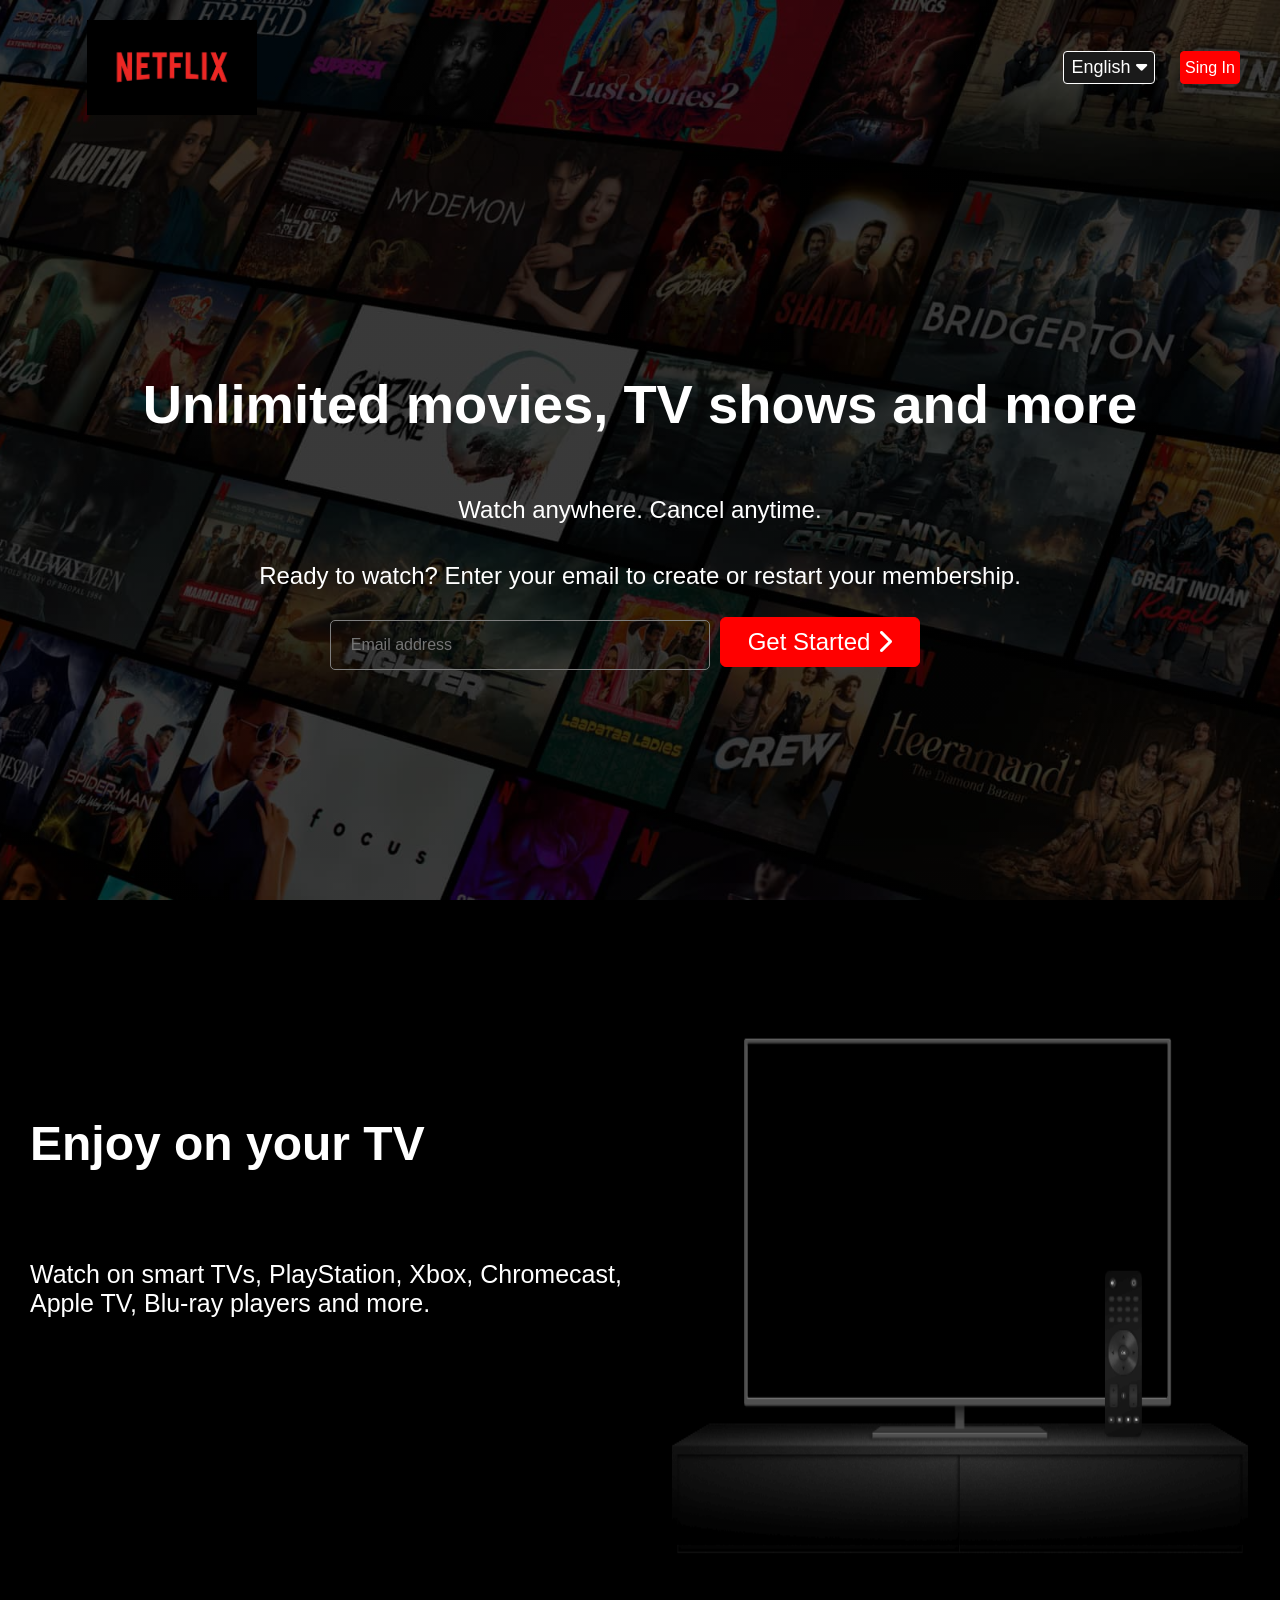
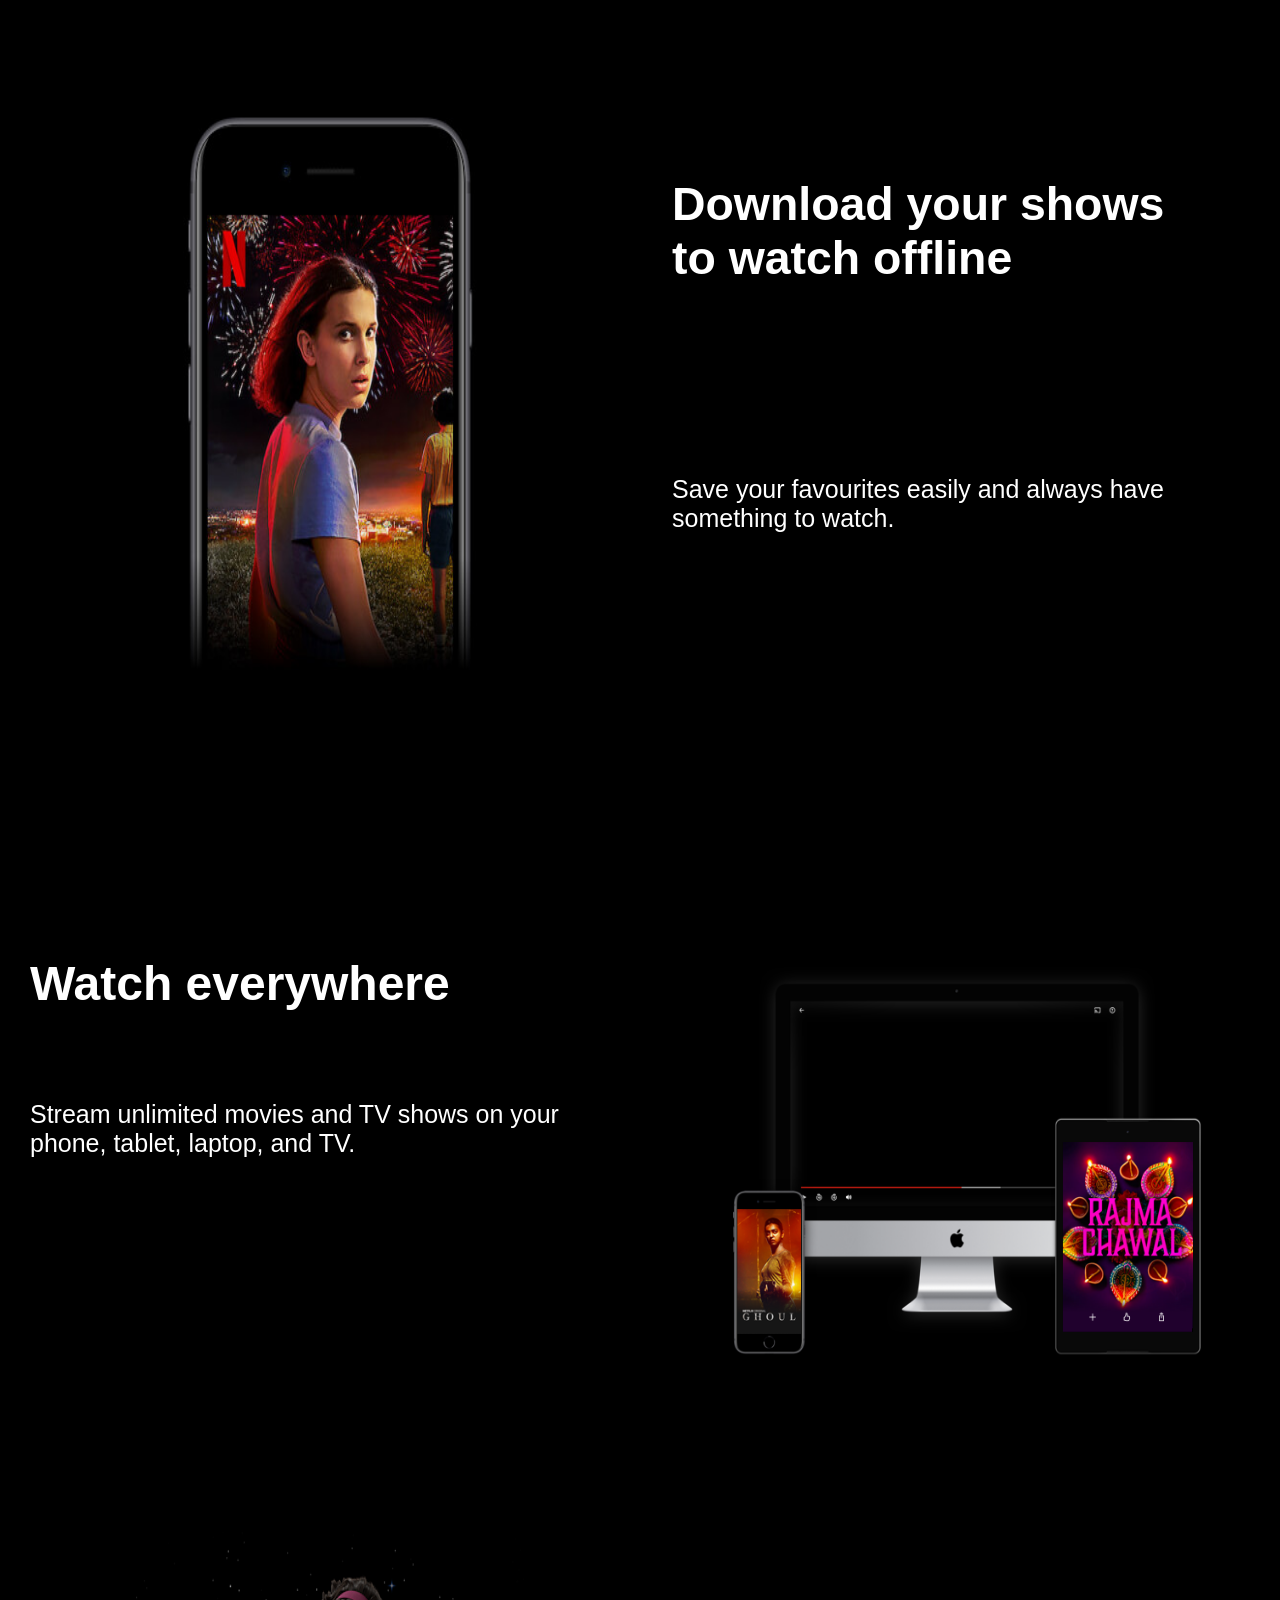
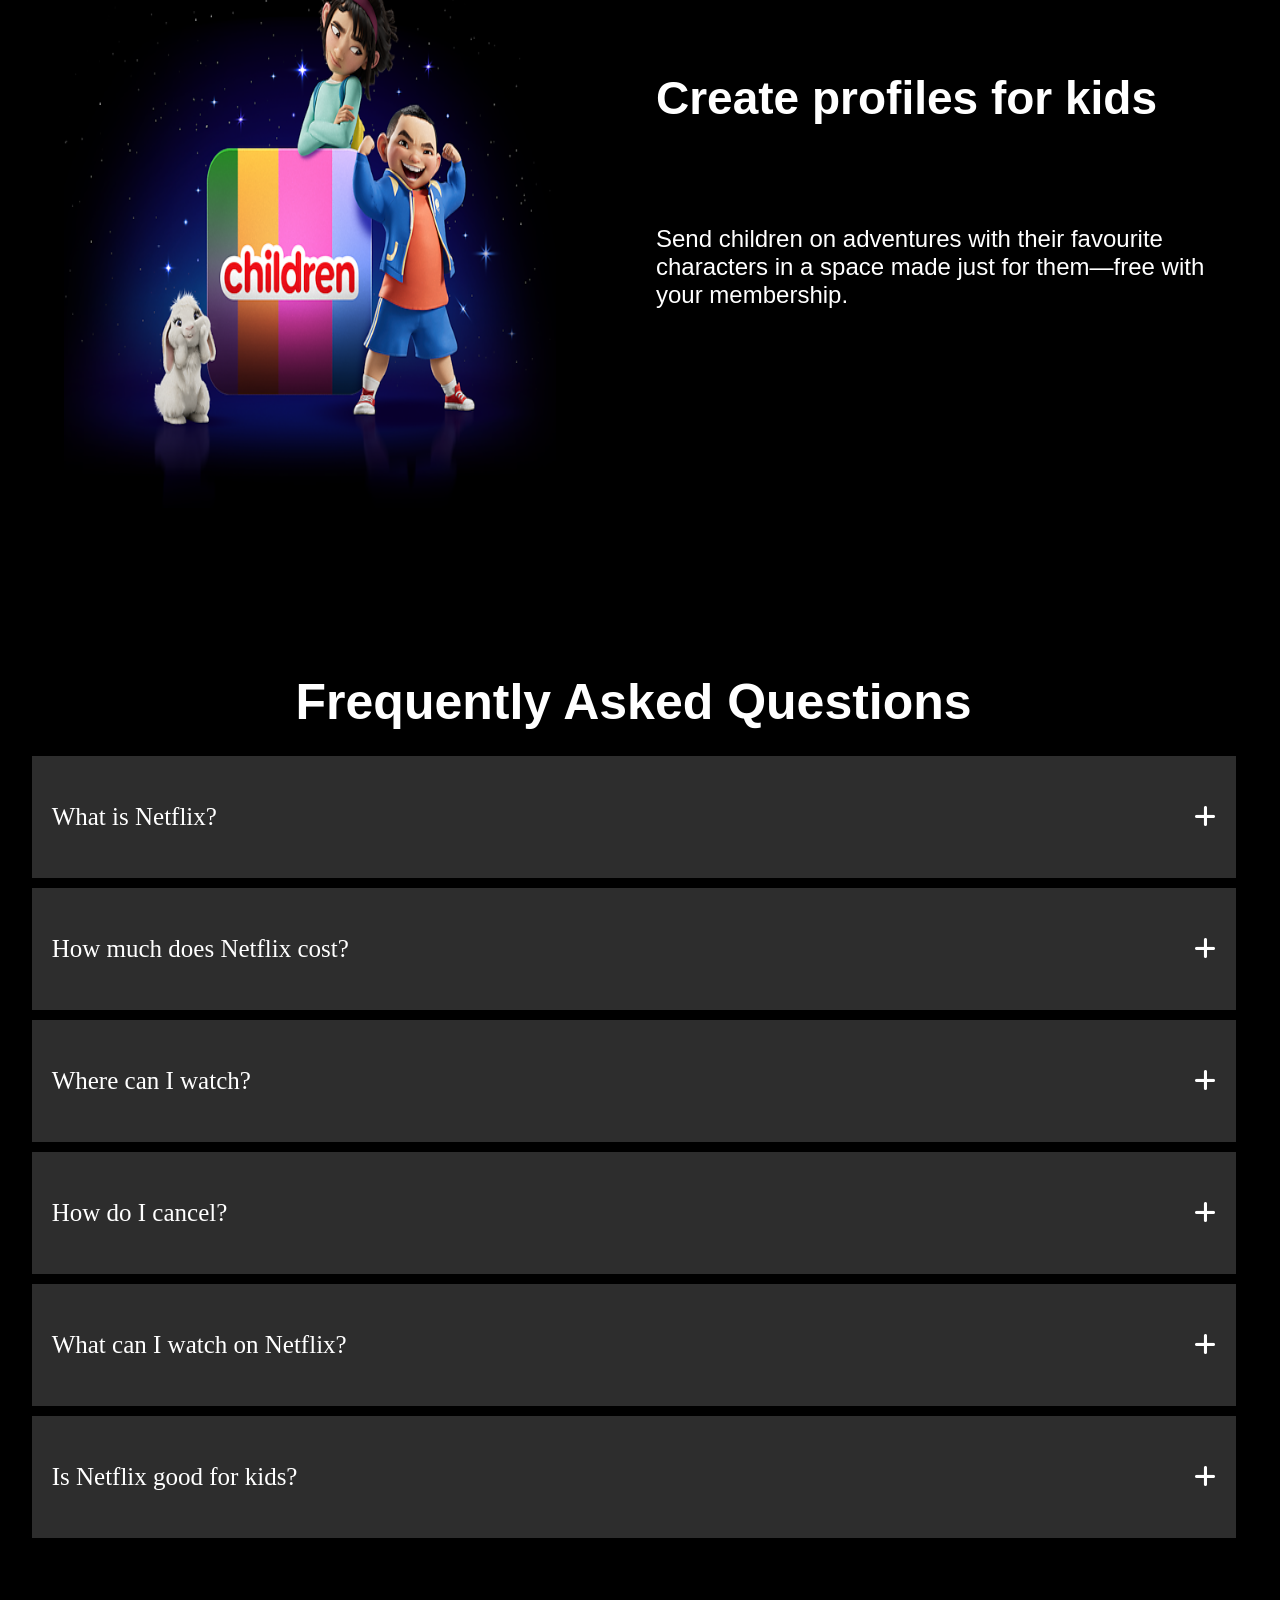
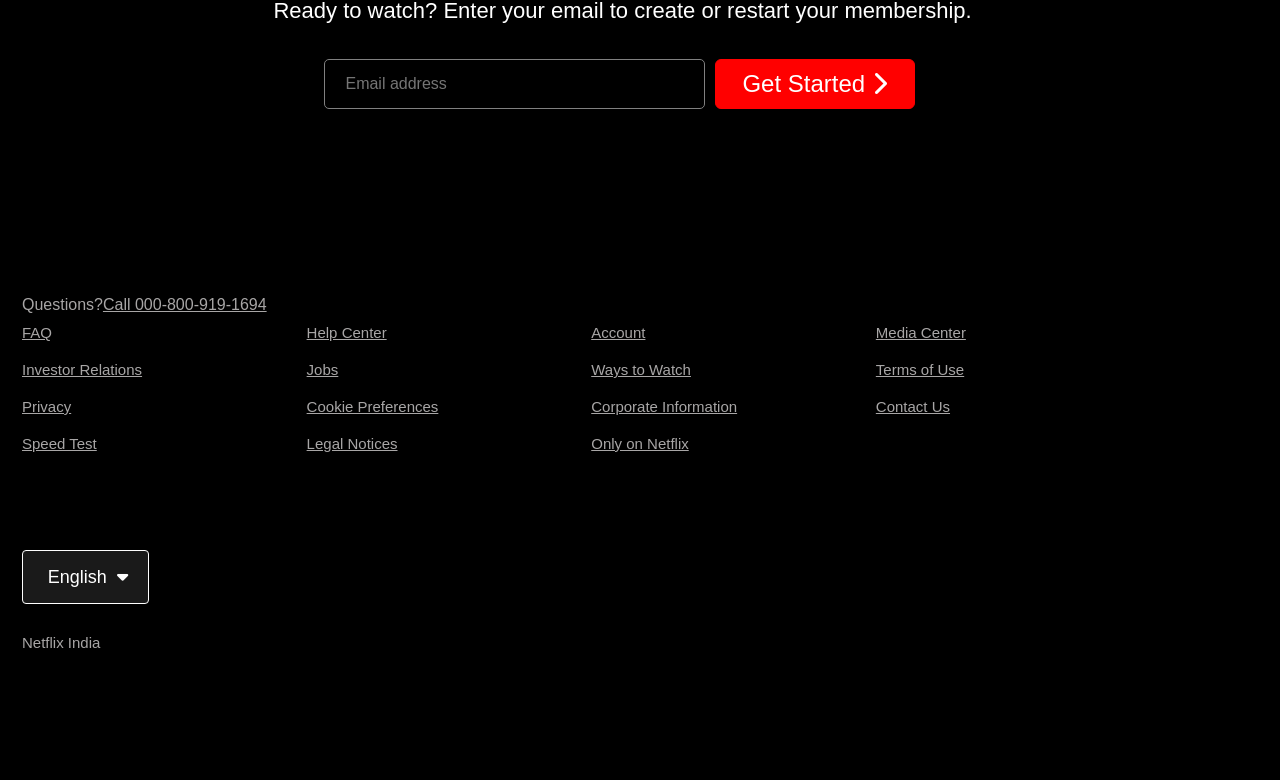
<file: Netflix/index.html>
<!DOCTYPE html>
<html lang="en">
<head>
    <meta charset="UTF-8">
    <meta name="viewport" content="width=device-width, initial-scale=1.0">
    <title>Netflix India Watch TV Shows Online, Watch Movies Online</title>
    <link rel="stylesheet" href="./netflixclone.css">
    <link rel="shortcut icon" href="./images/Netflix_logo.webp" type="image/x-icon">
    <link rel="stylesheet" href="https://cdnjs.cloudflare.com/ajax/libs/font-awesome/6.5.2/css/all.min.css">
</head>
<body>
    <div id="main">
        <div class="top">
            <div class="nav">
                <article id="nav-left">
                    <img src="./images/net.jpeg">
                </article>
                <article id="nav-right">
                    <button class="lang">English <i class="fa-solid fa-caret-down"></i></button>
                    <button class="signin">Sing In</button>
                </article>     
            </div>
            <div class="content">
                <div class="mainContent">
                    <article id="aOne">
                        Unlimited movies, TV shows and more</article>
                    <article id="aTwo">Watch anywhere. Cancel anytime.</article>
                    <article id="aTwo">Ready to watch? Enter your email to create or restart your membership.</article>
                    <article id="aFour">
                        <div class="email"><input type="text" placeholder="Email address">
                        </div>
                        <div class="getstarted"><button>Get Started <i class="fa-solid fa-chevron-right"></i></button></div>
                    </article>
                </div>
            </div>
        </div>

        <!-- middlecontent -->

        <div class="middlecontent">

            <div class="first">
                <article class="left">
                    <div class="fbig">Enjoy on your TV</div>
                    <div class="fsmall">Watch on smart TVs, PlayStation, Xbox, Chromecast, Apple TV, Blu-ray players and more.</div>
                </article>
                <article class="right">
                    <img src="./images/tv.png" alt="">
                    <video src="./images/video-tv-in-0819.m4v" muted autoplay loop></video>
                </article>
            </div>

            <div class="second">
                <article class="left">
                    <img src="./images/mobile.jpg" alt="">
                </article>
                <article class="right">
                    <div class="sbig" >Download your shows to watch offline</div>
                    <div class="ssmall">Save your favourites easily and always have something to watch.</div>
                </article>
            </div>

            <div class="third">
                <article class="left">
                    <div class="fbig">Watch everywhere</div>
                    <div class="fsmall">Stream unlimited movies and TV shows on your phone, tablet, laptop, and TV.</div>
                </article>
                <article class="right">
                    <video src="./images/video-devices-in.m4v" muted autoplay loop></video>
                    <img src="./images/device-pile-in.png" alt="">
                </article>
            </div>

            <div class="fourth">
                <article class="left">
                    <img src="./images/cartoon.png" alt="">
                </article>
                <article class="right">
                    <div class="ffbig">Create profiles for kids</div>
                    <div class="ffsmall">Send children on adventures with their favourite characters in a space made just for them—free with your membership.</div>
                </article>
            </div>
        </div>
        <div class="questions">
            <div class="one">
                Frequently Asked Questions
            </div>
            <div class="two">
                <div class="box">
                    <div>What is Netflix?</div>
                    <div><i class="fa-solid fa-plus"></i></div>
                </div>
                <div class="box">
                    <div>How much does Netflix cost?</div>
                    <div><i class="fa-solid fa-plus"></i></div>
                </div>
                <div class="box">
                    <div>Where can I watch?</div>
                    <div><i class="fa-solid fa-plus"></i></div>
                </div>
                <div class="box">
                    <div>How do I cancel?</div>
                    <div><i class="fa-solid fa-plus"></i></div>
                </div>
                <div class="box">
                    <div>What can I watch on Netflix?</div>
                    <div><i class="fa-solid fa-plus"></i></div>
                </div>
                <div class="box">
                    <div>Is Netflix good for kids?</div>
                    <div><i class="fa-solid fa-plus"></i></div>
                </div>
            </div>
            <div class="three">
                <div class="cont">Ready to watch? Enter your email to create or restart your membership.</div>
                <div class="mail">
                    <div class="email"><input type="text" placeholder="Email address">
                    </div>
                    <div class="getstarted"><button>Get Started <i class="fa-solid fa-chevron-right"></i></button></div>
                </div>
            </div>
        </div>
        <div class="footer">
            <div class="call">
                Questions? <u> Call 000-800-919-1694</u>
            </div>

            <div class="faq">
                <div class="cnt">
                    <article>FAQ</article>
                    <article>Investor Relations</article>
                    <article>Privacy</article>
                    <article>Speed Test</article>
                </div>
                <div class="cnt">
                    <article>Help Center</article>
                    <article>Jobs</article>
                    <article>Cookie Preferences</article>
                    <article>Legal Notices</article>
                </div>
                <div class="cnt">
                    <article>Account</article>
                    <article>Ways to Watch</article>
                    <article> Corporate Information</article>
                    <article>Only on Netflix</article>
                </div>
                <div class="cnt">
                    <article>Media Center</article>
                    <article>Terms of Use</article>
                    <article>Contact Us</article>
                </div>
            </div>
            
            <div class="language">
                <button class="lang">English <i class="fa-solid fa-caret-down"></i></button>
            </div>
            <div class="net">
                <article>Netflix India</article>
            </div>
        </div>
    </div>    
</body>
</html>
</file>
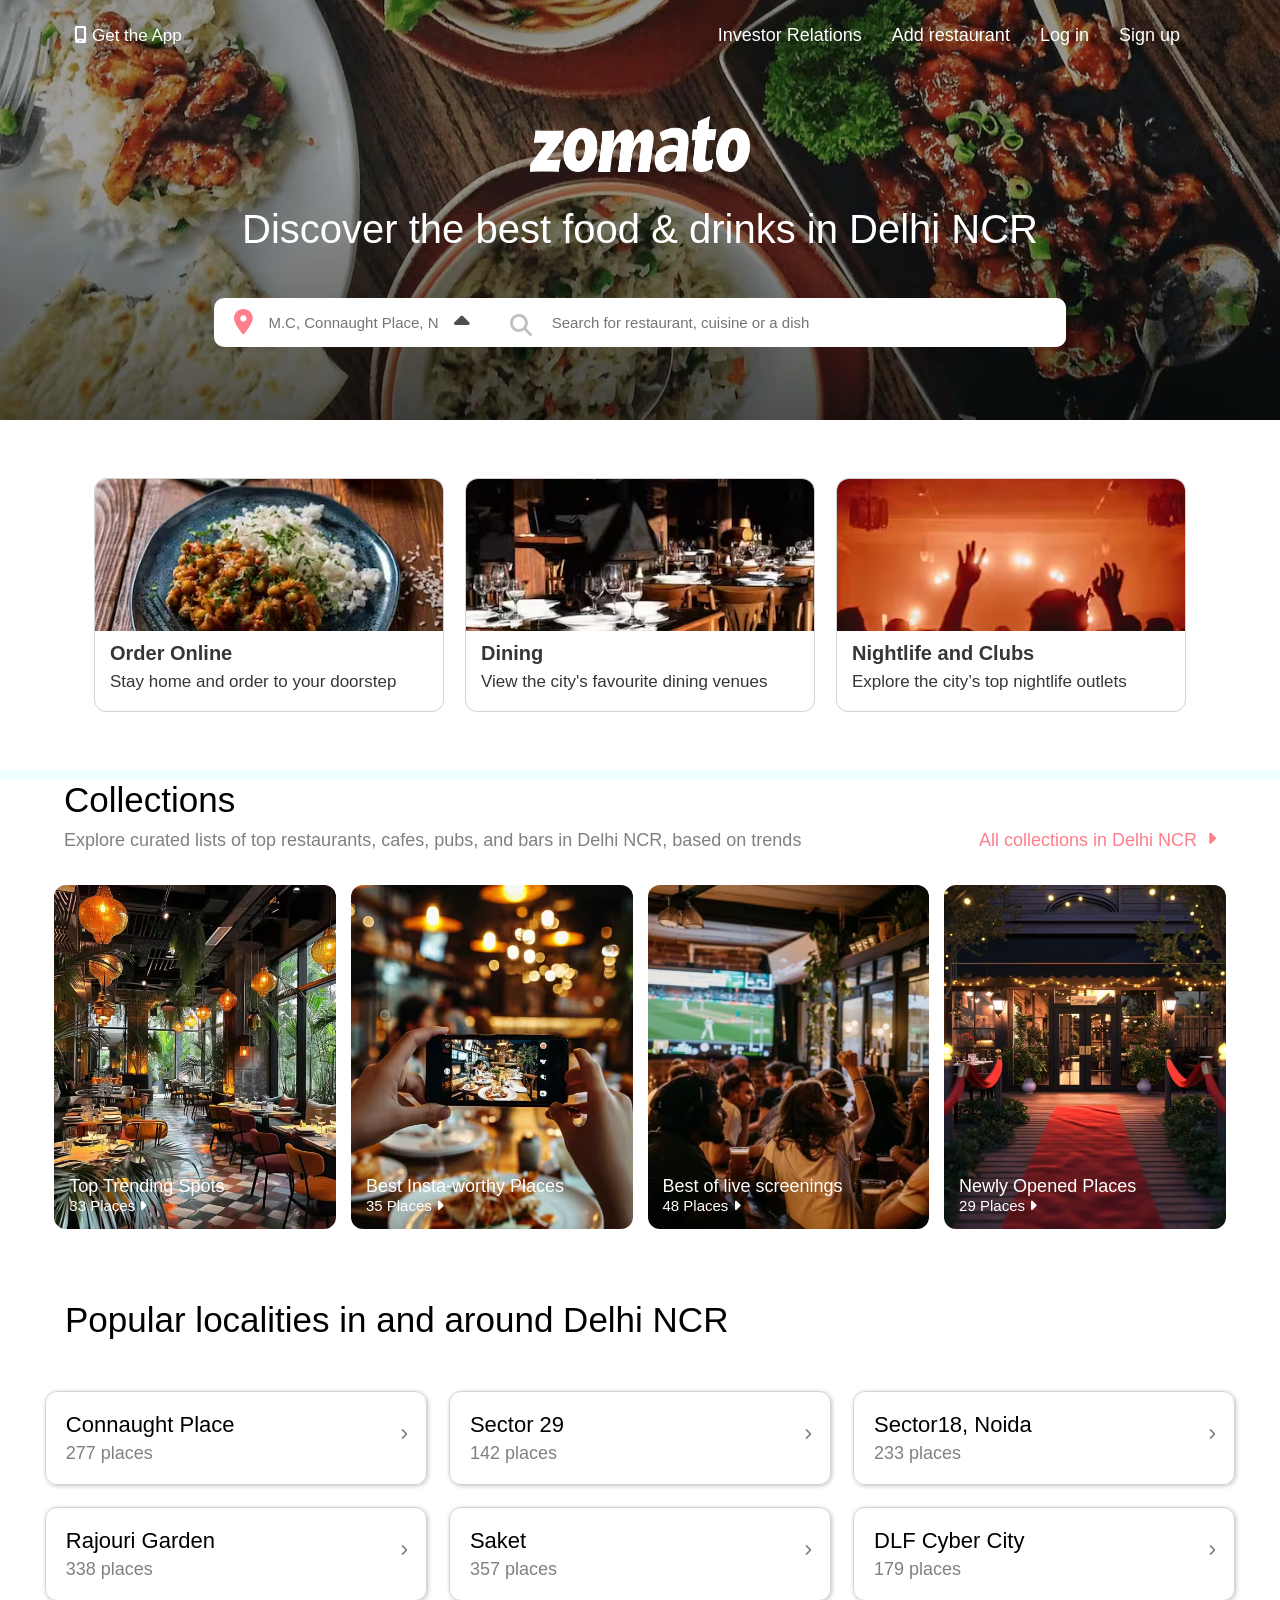
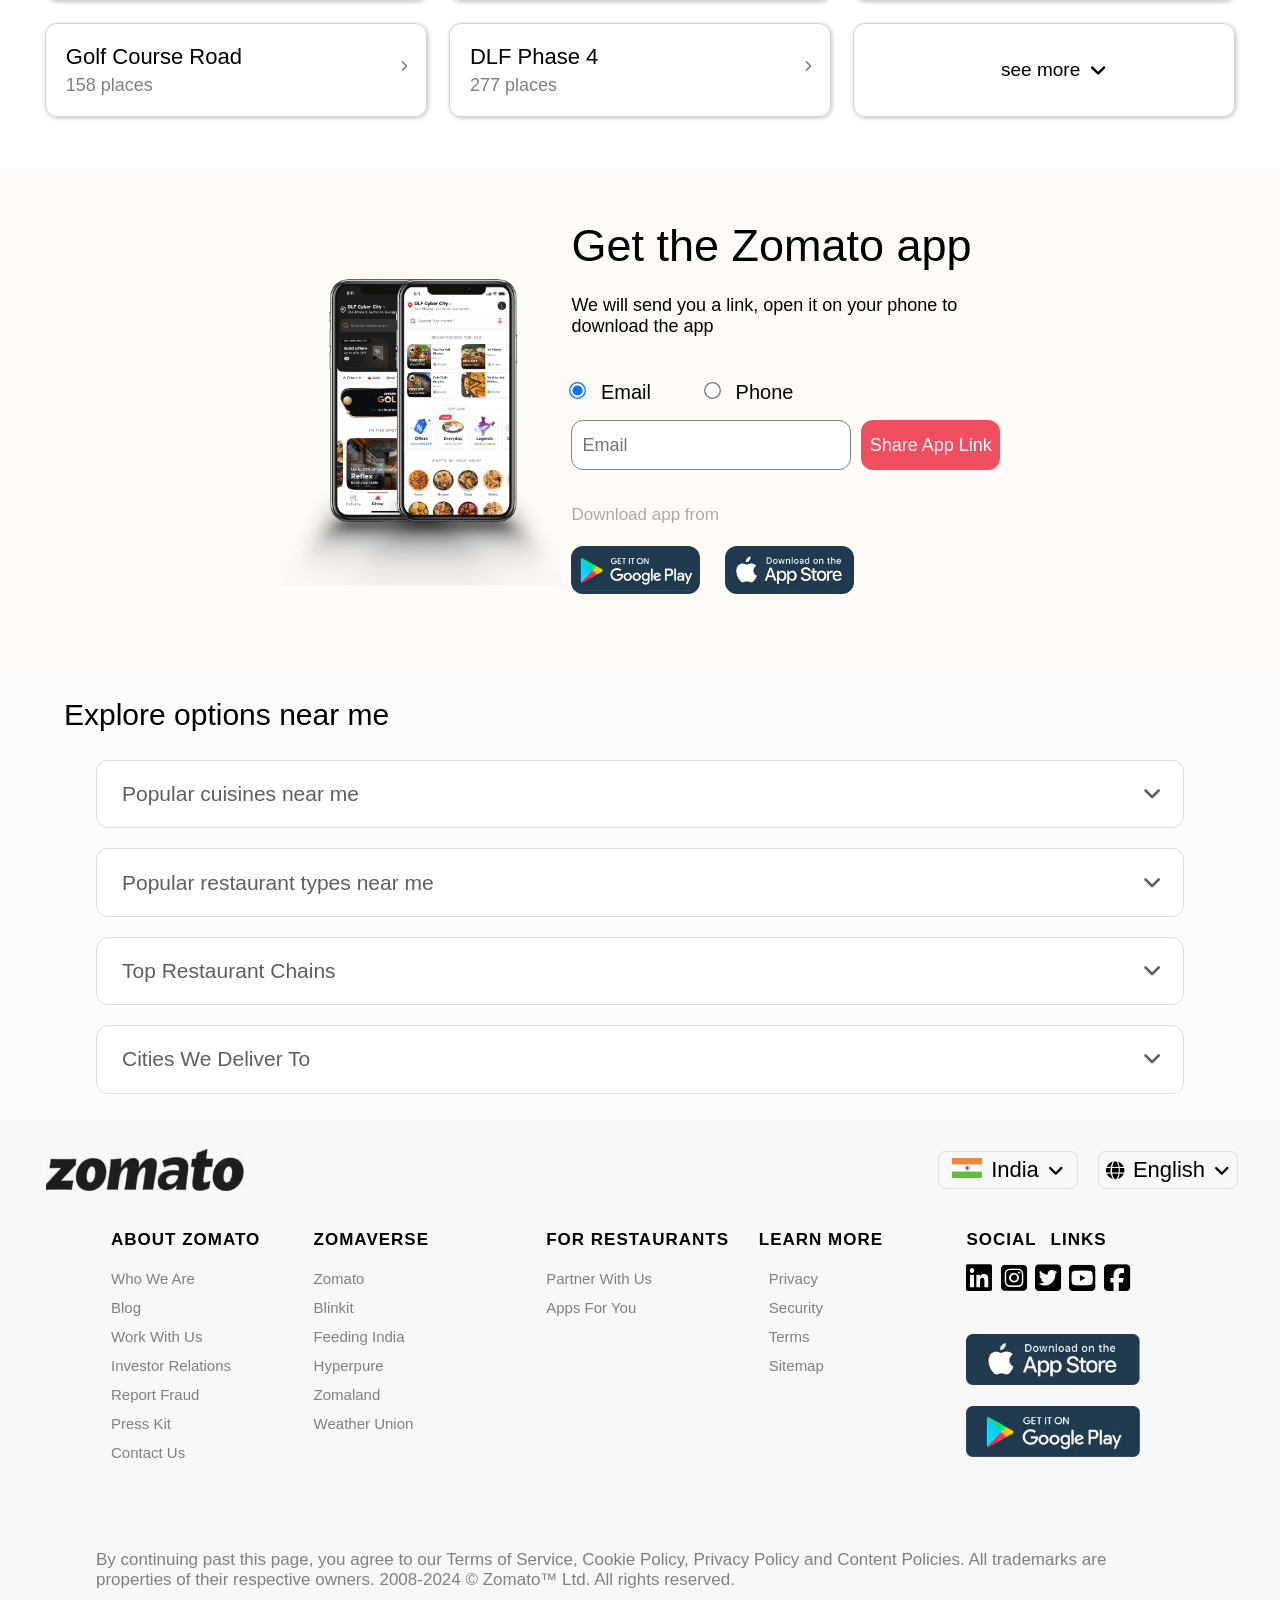
<file: zomato/index.html>
<!DOCTYPE html>
<html lang="en">
<head>
    <meta charset="UTF-8">
    <meta name="viewport" content="width=device-width, initial-scale=1.0">
    <title>Zomato</title>
    <link rel="stylesheet" href="./zomatoclone.css">
    <link rel="stylesheet" href="./zomatocloneResponsive.css">
    <link rel="stylesheet" href="https://cdnjs.cloudflare.com/ajax/libs/font-awesome/6.5.2/css/all.min.css">
    <link rel="shortcut icon" href="./images/favicon.png" type="image/x-icon">
</head>
<body>
    <div class="allcontent">

        <section class="Top">

            <div class="TopUp">
                <div class="nav">
                    <article class="navleft">
                        <span><a href=""><i class="fa-solid fa-mobile-screen"></i> Get the App</a></span>
                    </article>
                    <article class="navright">
                        <span><a href="">Investor Relations</a></span>
                        <span><a href="">Add restaurant</a></span>
                        <span><a href="">Log in</a></span>
                        <span><a href="">Sign up</a></span>
                    </article>
                </div>
                
                <div class="text">
                    <article class="zomato">
                        <img src="./images/zomato.avif" alt="">
                    </article>
                    <article class="discover">Discover the best food & drinks in Delhi NCR</article>
                    <article class="search">
                        <div class="loc">
                            <span>
                                <i class="fa-solid fa-location-dot"></i><input type="text" name="" id="" placeholder="M.C, Connaught Place, New "><i class="fa-solid fa-caret-up" style="color: #4F4F4F;"></i>
                            </span>
                        </div>
                        <div class="sbox">
                            <i class="fa-solid fa-magnifying-glass"></i> 
                            <span class="input"><input type="text" placeholder="Search for restaurant, cuisine or a dish"></span>
                        </div>
                    </article>
                </div>
                
            </div>

            <div class="TopDown">
                <article class="order">
                    <div class="photo1"></div>
                    <div class="text">
                        <article class="btext">Order Online</article>
                        <article class="stext">Stay home and order to your doorstep</article>
                    </div>
                </article>
                <article class="order">
                    <div class="photo2"></div>
                    <div class="text">
                        <article class="btext">Dining</article>
                        <article class="stext">View the city's favourite dining venues</article>
                    </div>
                </article>
                <article class="order"> 
                    <div class="photo3"></div>
                    <div class="text">
                        <article class="btext">Nightlife and Clubs</article>
                        <article class="stext">Explore the city’s top nightlife outlets</article>
                    </div>
                </article>
            </div>

        </section>





        <section class="Collections">
            <div class="text">
                <article class="btext">Collections</article>
                <article class="stext">
                    <div>Explore curated lists of top restaurants, cafes, pubs, and bars in Delhi NCR, based on trends</div>
                    <div style="color: #FF7E8B;">All collections in Delhi NCR<i class="fa-solid fa-caret-right" style="padding-left: 10px;"></i></div>
                </article>
            </div>
            <div class="images">

                <article class="imgs1">
                    <div class="imgtxt">
                        <div class="imgtxt1">Top Trending Spots</div>
                        <div class="places">33 Places <i class="fa-solid fa-caret-right"></i></div>
                    </div>
                </article>

                <article class="imgs2">
                    <div class="imgtxt">
                        <div class="imgtxt1">Best Insta-worthy Places</div>
                        <div class="places">35 Places <i class="fa-solid fa-caret-right"></i></div>
                    </div>
                </article>

                <article class="imgs3">
                    <div class="imgtxt">
                        <div class="imgtxt1">Best of live screenings</div>
                        <div class="places">48 Places <i class="fa-solid fa-caret-right"></i></div>
                    </div>
                </article>

                <article class="imgs4">
                    <div class="imgtxt">
                        <div class="imgtxt1">Newly Opened Places</div>
                        <div class="places">29 Places <i class="fa-solid fa-caret-right"></i></div>
                    </div>
                </article>
                
            </div>
        </section>









        <section class="PopularLocalities">
            <div class="Delhi">Popular localities in and around Delhi NCR</div>
            <div class="popplaces">

                <div class="ConnaughtPlace">
                    <div id="name">Connaught Place </div>
                    <div id="place">277 places<i class="fa-solid fa-angle-right"></i></div>
                </div>

                <div class="ConnaughtPlace">
                    <div id="name">Sector 29 </div>
                    <div id="place">142 places<i class="fa-solid fa-angle-right"></i></div>
                </div>

                <div class="ConnaughtPlace">
                    <div id="name">Sector18, Noida </div>
                    <div id="place">233 places<i class="fa-solid fa-angle-right"></i></div>
                </div>
                
                <div class="ConnaughtPlace">
                    <div id="name">Rajouri Garden </div>
                    <div id="place">338 places<i class="fa-solid fa-angle-right"></i></div>
                </div>
                
                <div class="ConnaughtPlace">
                    <div id="name">Saket </div>
                    <div id="place">357 places<i class="fa-solid fa-angle-right"></i></div>
                </div>
                
                <div class="ConnaughtPlace">
                    <div id="name">DLF Cyber City</div>
                    <div id="place">179 places<i class="fa-solid fa-angle-right"></i></div>
                </div>
                
                <div class="ConnaughtPlace">
                    <div id="name">Golf Course Road </div>
                    <div id="place"><span>158 places</span><i class="fa-solid fa-angle-right"></i></div>
                </div>
                
                <div class="ConnaughtPlace">
                    <div id="name"> DLF Phase 4</div>
                    <div id="place">277 places<i class="fa-solid fa-angle-right"></i></div>
                </div>
                
                <div class="more">
                    <div id="namemore">see more <i class="fa-solid fa-angle-down"></i></div>
                </div>
                
            </div>
        </section>








        <section class="GetApp">

            <div class="content">

                <article class="image">
                    <img src="./images/phone.avif" alt="">
                </article>

                <article class="form">
                    <div class="btext">Get the Zomato app</div>
                    <div class="stext">We will send you a link, open it on your phone to download the app</div>
                    <form action="">
                        <div class="select">
                            <div>
                                <input type="radio" id="radio" name="select" checked="checked"> <label for="">Email</label>
                            </div>
                            <div>
                                <input type="radio" id="radio" name="select"> <label for="">Phone</label>
                            </div>
                        </div>
                        <div class="fill">
                            <input type="text" placeholder="Email">
                            <div>Share App Link</div>
                        </div>
                    </form>
                    <div class="sstext">
                        Download app from
                    </div>
                    <div class="download">
                        <article class="img1"></article>
                        <article class="img2"></article>
                    </div>
                </article>

            </div>

        </section>










        <section class="Explore">
            <div class="heading">Explore options near me</div>
            <div class="box">
                <div class="boxs">
                    <div>
                        Popular cuisines near me 
                    </div>
                    <div >
                        <i class="fa-solid fa-angle-down"></i>
                    </div>
                </div>
                <div class="boxs">
                    <div>
                        Popular restaurant types near me
                    </div>
                    <div >
                        <i class="fa-solid fa-angle-down"></i>
                    </div>
                </div>
                <div class="boxs">
                    <div>
                        Top Restaurant Chains
                    </div>
                    <div >
                        <i class="fa-solid fa-angle-down"></i>
                    </div>
                </div>
                <div class="boxs">
                    <div>
                        Cities We Deliver To
                    </div>
                    <div >
                        <i class="fa-solid fa-angle-down"></i>
                    </div>
                </div>
            </div>

        </section>






        <section class="footer">

            <div class="ftop">
                <div class="ftopleft">
                    <div class="zomato"></div>
                </div>
                <div class="ftopright">
                    <div class="India">
                        <span><img src="./images/flag.jpeg" alt=""></span>
                        <span>India</span>
                        <span><i class="fa-solid fa-angle-down"></i></span>
                    </div>
                    <div class="lang">
                        <span><i class="fa-solid fa-globe"></i></span>
                        <span>English</span>
                        <span><i class="fa-solid fa-angle-down"></i></span>
                    </div>
                </div>
            </div>



            <div class="fmiddle">
                <div class="middlecontent">
                    <div class="one" style="padding-left: 15PX;">
                        <div class="main" >
                            <span >ABOUT ZOMATO</span>
                        </div>
                        <div class="sub">
                            <article>Who We Are</article>
                            <article>Blog</article>
                            <article>Work With Us</article>
                            <article>Investor Relations</article>
                            <article>Report Fraud</article>
                            <article>Press Kit</article>
                            <article>Contact Us</article>

                        </div>
                    </div>

                    <div class="one">
                        <div class="main">
                            <span>ZOMAVERSE</span>
                        </div>
                        <div class="sub">
                            <article>Zomato</article>
                            <article>Blinkit</article>
                            <article>Feeding India</article>
                            <article>Hyperpure</article>
                            <article>Zomaland</article>
                            <article>Weather Union</article>
                        </div>
                    </div>

                    <div class="one" style="padding-left: 15PX;">
                        <div class="main">
                            <span>FOR RESTAURANTS</span>
                        </div>
                        <div class="sub">
                            <article>Partner With Us</article>
                            <article>Apps For You</article>
                        </div>
                    </div>

                    <div class="one">
                        <div class="main" style="padding-left: 10PX;">
                            <span>LEARN MORE</span>
                        </div>
                        <div class="sub" style="padding-left: 20PX;">
                            <article>Privacy</article>
                            <article>Security</article>
                            <article>Terms</article>
                            <article>Sitemap</article>
                        </div>
                    </div>
                    
                    <div class="one">
                        <div class="main">
                            <span>SOCIAL</span>
                            <span>LINKS</span>
                        </div>
                        <div class="subdiv">
                            <article>
                                <i class="fa-brands fa-linkedin"></i>
                                <i class="fa-brands fa-square-instagram"></i>
                                <i class="fa-brands fa-square-twitter"></i>
                                <i class="fa-brands fa-square-youtube"></i>
                                <i class="fa-brands fa-square-facebook"></i>
                            </article>
                        </div>
                        <div class="download">
                            <article class="img1"></article>
                            <article class="img2"></article>
                        </div>
                    </div>
                </div>
            </div>




            <div class="fbottom">
                <span>By continuing past this page, you agree to our Terms of Service, Cookie Policy, Privacy Policy and Content Policies. All trademarks are properties of their respective owners. 2008-2024 © Zomato™ Ltd. All rights reserved.</span>
            </div>

        </section>




    </div>
</body>
</html>
</file>
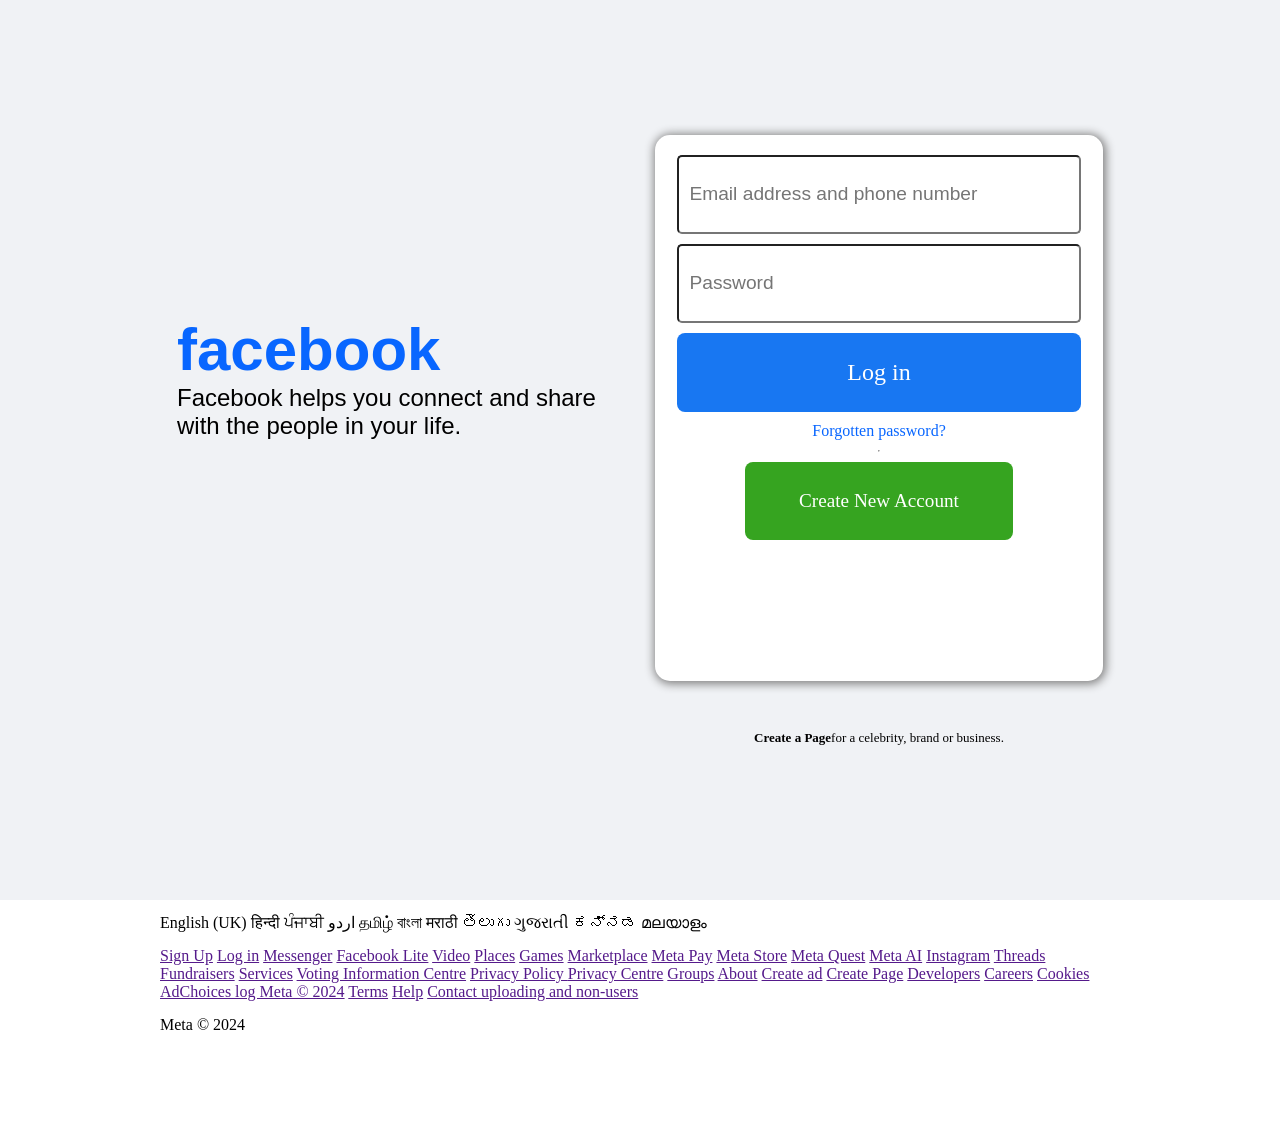
<file: facebook/fbclone.html>
<!DOCTYPE html>
<html lang="en">
<head>
    <meta charset="UTF-8">
    <meta name="viewport" content="width=device-width, initial-scale=1.0">
    <title>Document</title>
    <link rel="stylesheet" href="fbclone.css">
</head>
<body>
    <section id="fbclone">
        <div id="main">
            <div id="content">
                <div id="fb"><h1>facebook</h1></div>
                <div id="fbcontent">Facebook helps you connect and share <br> with the people in your life.</div>
            </div>
            <div id="main2">
                <div id="login">
                    <div class="input1"><input type="text" placeholder="Email address and phone number"></div>
                    <div class="input1"><input type="text" placeholder="Password"> 
                    </div>
                    <div class="input1" id="log">Log in </div>
                    <div id="fp"> Forgotten password?</div>
                    <hr>
                    <div id="ca"> Create New Account </div>
                </div>
                <div id="lst"><b>Create a Page</b> for a celebrity, brand or business.</div>
            </div>
            
        </div>
        <div id="footer">
            <div id="ftdiv">

                <article id="lang">English (UK) हिन्दी ਪੰਜਾਬੀ اردو தமிழ் বাংলা मराठी తెలుగు ગુજરાતી ಕನ್ನಡ മലയാളം
                </article>

                <article id="details">
                   <a href="">Sign Up</a>
                   <a href="">Log in</a>
                   <a href="">Messenger</a>
                   <a href="">Facebook Lite</a>
                   <a href="">Video</a>
                   <a href="">Places</a>
                   <a href="">Games</a>
                   <a href="">Marketplace</a>
                   <a href="">Meta Pay</a>
                   <a href="">Meta Store</a>
                   <a href="">Meta Quest</a>
                   <a href="">Meta AI</a>
                   <a href="">Instagram</a>
                   <a href="">Threads</a>
                   <a href="">Fundraisers</a>
                   <a href="">Services</a>
                   <a href="">Voting Information Centre</a>
                   <a href="">Privacy Policy </a>
                   <a href="">Privacy Centre</a>
                   <a href="">Groups</a>
                   <a href="">About</a>
                   <a href="">Create ad</a>
                   <a href="">Create Page</a>
                   <a href="">Developers</a>
                   <a href="">Careers</a>
                   <a href="">Cookies</a>
                   <a href="">AdChoices log
                    Meta © 2024</a>
                   <a href="">Terms</a>
                   <a href="">Help</a>
                   <a href="">Contact uploading and non-users</a>
                </article>
                <article>Meta © 2024</article>
            </div>
        </div>
    </section>
</body>
</html>
</file>
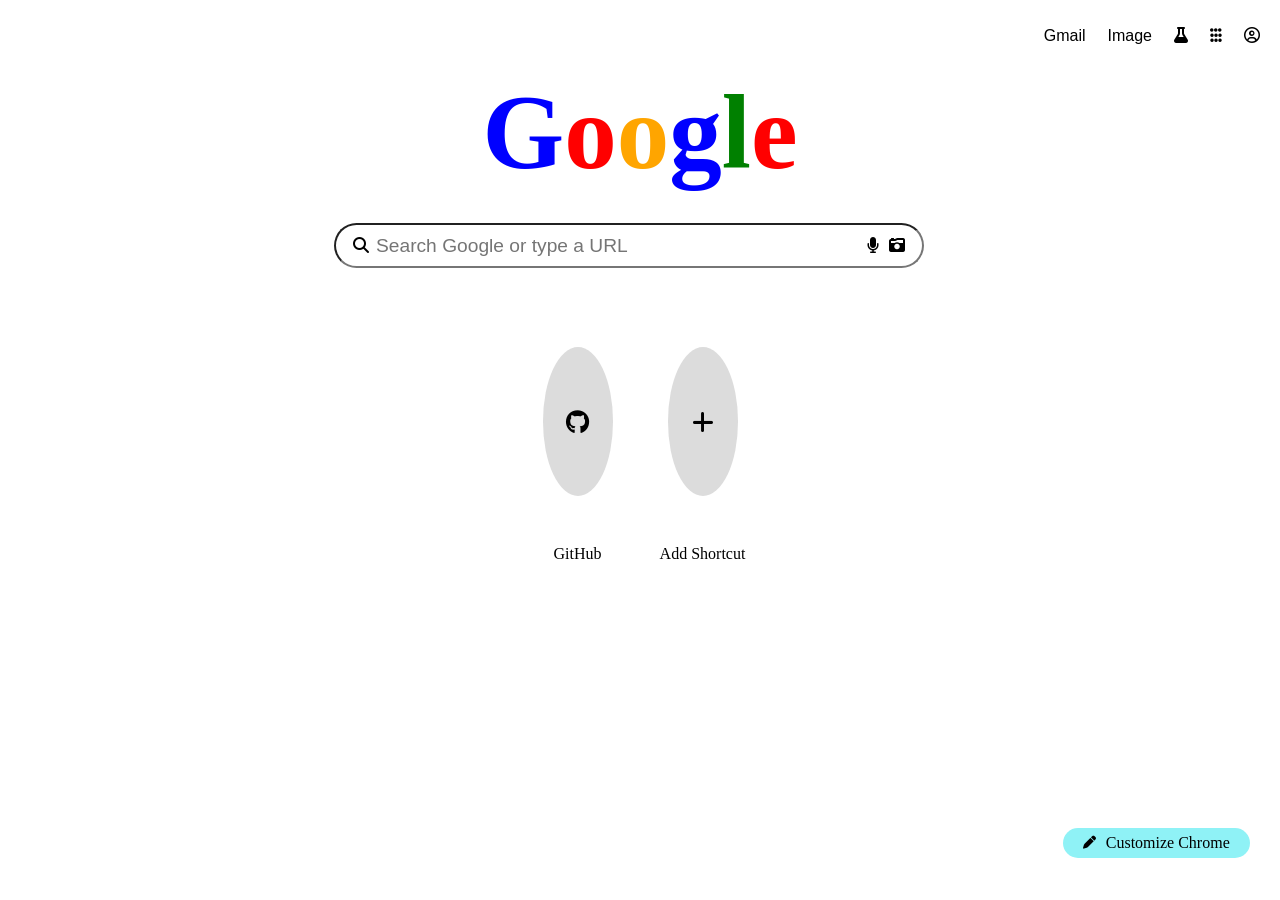
<file: google/googleclone.html>
<!DOCTYPE html>
<html lang="en">
<head>
    <meta charset="UTF-8">
    <meta name="viewport" content="width=device-width, initial-scale=1.0">
    <title>Document</title>
    <link rel="stylesheet" href="googleclone.css">
    <link rel="stylesheet" href="https://cdnjs.cloudflare.com/ajax/libs/font-awesome/6.5.2/css/all.min.css">
</head>
<body>
    <section id="outerframe">

         <!-- top -->
         <div class="div1" id="top1">
            <div>Gmail</div>
            <div>Image</div>
            <div><i class="fa-solid fa-flask"></i></div>
            <div>
                <i class="fa-solid fa-ellipsis-vertical"></i><i class="fa-solid fa-ellipsis-vertical"></i><i class="fa-solid fa-ellipsis-vertical"></i> 
            </div>
            <div><i class="fa-regular fa-circle-user"></i></div>
        </div>

        <!-- middle -->

        <div id="middle">
            <div id="middleMain">
                <div id="google">
                    <h1 id="g">G</h1>
                    <h1 id="o">o</h1>
                    <h1 id="OR">o</h1>
                    <h1 id="g">g</h1>
                    <h1 id="l">l</h1>
                    <h1 id="o">e</h1>
                </div>
                <div id="search">
                    <div id="serch"><i class="fa-solid fa-magnifying-glass"></i></div>
                    <div><input type="text" placeholder="Search Google or type a URL" ></div>
                    <div id="micro"><i class="fa-solid fa-microphone"></i></div>
                    <div id="micro"><i class="fa-solid fa-camera-retro"></i></div>
                </div>
                <div id="lastpart">
                    <div id="box">
                        <span id="icon"><i class="fa-brands fa-github"></i></span>
                        <span>GitHub</span>
                    </div>
                    <div id="box">
                        <span id="icon"><i class="fa-solid fa-plus"></i></span>
                        <span>Add Shortcut</span>
                    </div>
                </div>
            </div>
        </div>

        <!-- end -->

        <div id="bottom">
            <div id="last">
                <span id="icon1"><i class="fa-solid fa-pen"></i></span> 
                <span id="text">Customize Chrome</span>
            </div>
        </div>
       
        
    </section>
</body>
</html>
</file>
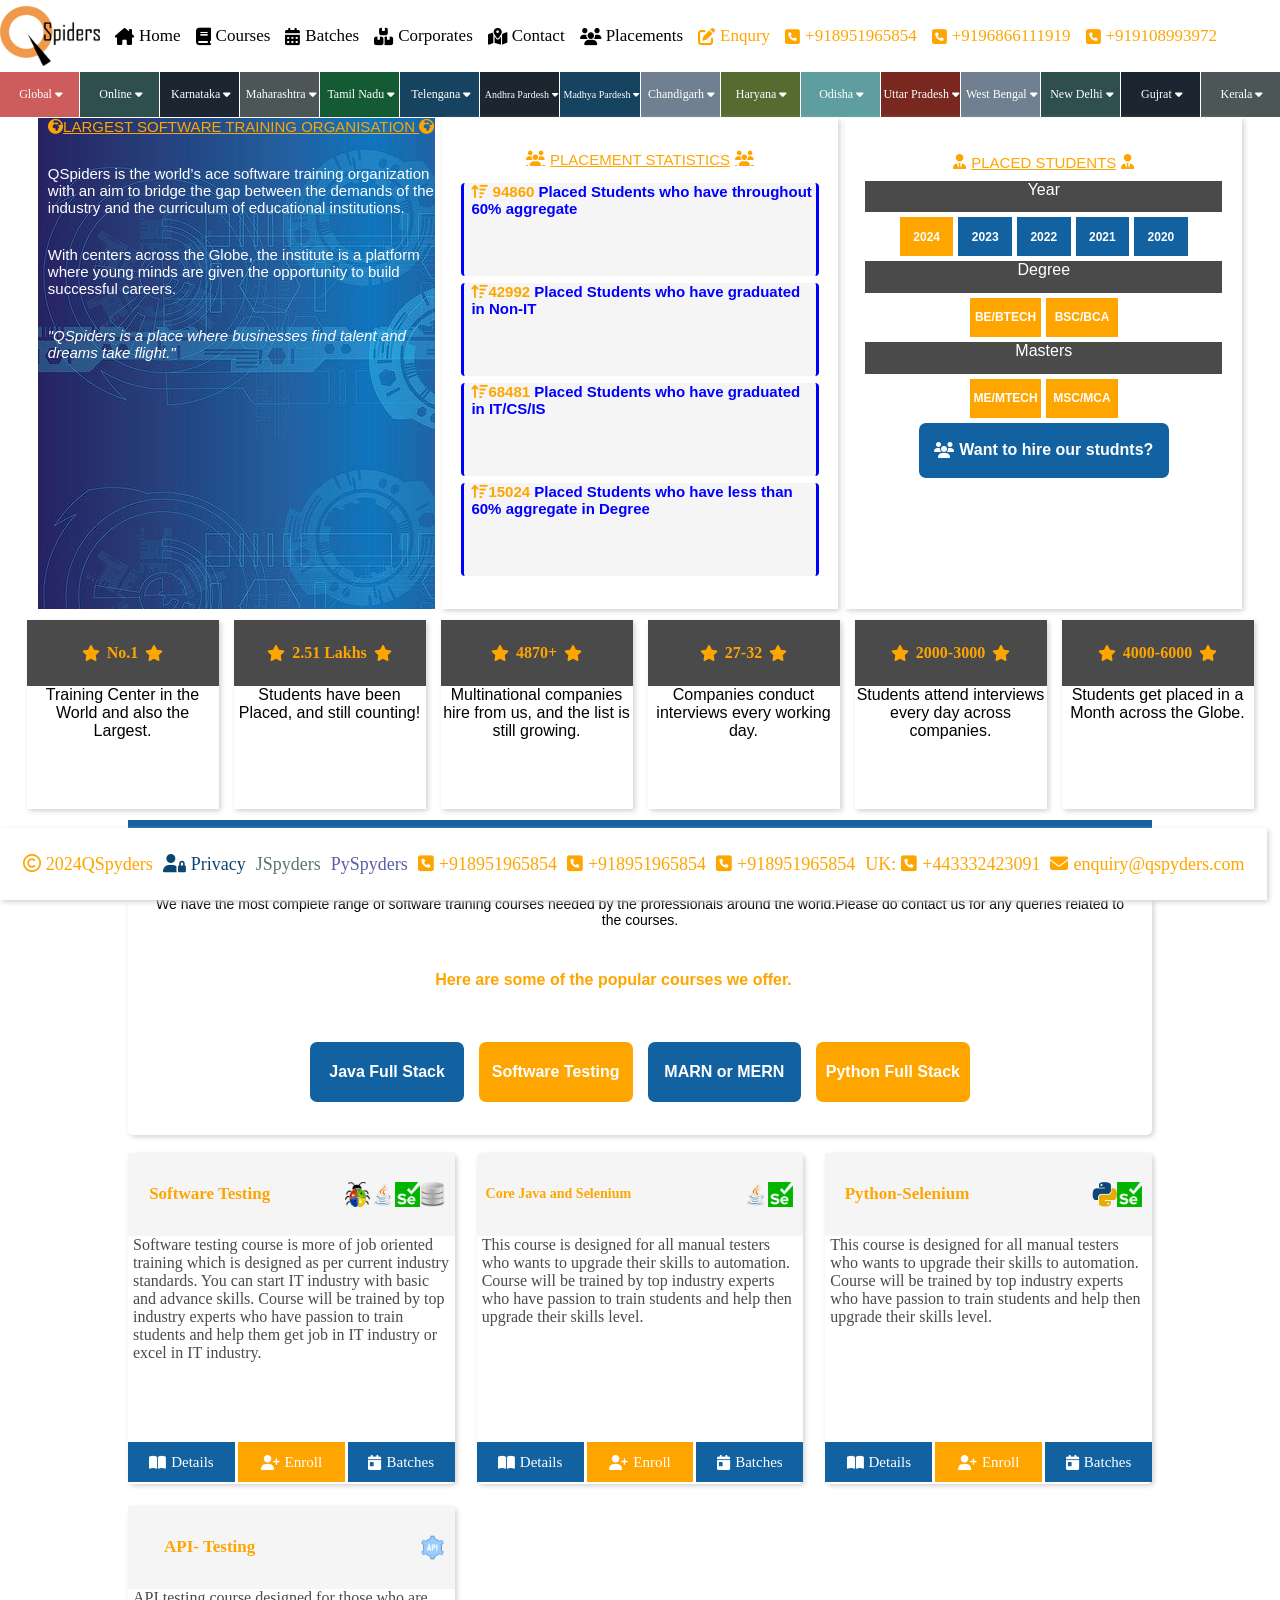
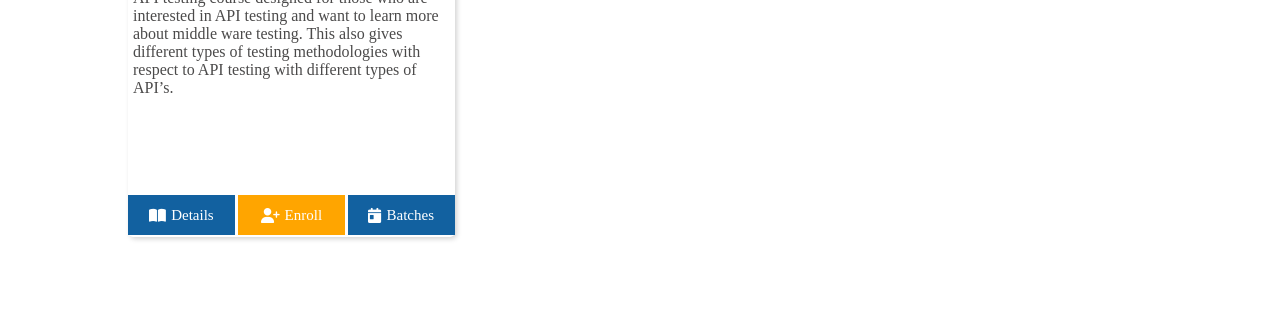
<file: qspyders/qspyderclone.html>
<!DOCTYPE html>
<html lang="en">
<head>
    <meta charset="UTF-8">
    <meta name="viewport" content="width=device-width, initial-scale=1.0">
    <title>Testing Training Institute | QSpiders</title>
    <link rel="shortcut icon" href="./images/3bd878073b208bdad45534d68f5a44e2.jpeg" type="image/x-icon">
    <link rel="stylesheet" href="qspyderclone.css">
    <link rel="stylesheet" href="https://cdnjs.cloudflare.com/ajax/libs/font-awesome/6.5.2/css/all.min.css">
</head>
<body>
    <div class="navbar">
        <div><img src="./images/logo.png" alt=""></div>
        <div><i class="fa-solid fa-house-chimney"></i> Home</div>
        <div><i class="fa-solid fa-book"></i> Courses</div>
        <div><i class="fa-solid fa-calendar-days"></i> Batches</div>
        <div><i class="fa-solid fa-boxes-stacked"></i> Corporates</div>
        <div><i class="fa-solid fa-map-location-dot"></i> Contact</div>
        <div><i class="fa-solid fa-users"></i> Placements</div>
        <div class="col"><i class="fa-solid fa-pen-to-square"></i>Enqury</div>
        <div class="col"><i class="fa-solid fa-square-phone"></i>+918951965854</div>
        <div class="col"><i class="fa-solid fa-square-phone"></i>+9196866111919</div>
        <div class="col"><i class="fa-solid fa-square-phone"></i>+919108993972</div>
    </div>




    <div class="navdown">
        <article style="background-color: #CD5C5C;"> Global<i class="fa-solid fa-sort-down"></i></article>
        <article style="background-color: #2F4F4F;"> Online<i class="fa-solid fa-sort-down"></i></article>
        <article style="background-color: #1B2631;"> Karnataka<i class="fa-solid fa-sort-down"></i></article>
        <article style="background-color: #4D5656;"> Maharashtra<i class="fa-solid fa-sort-down"></i></article>
        <article style="background-color: #145A32;"> Tamil Nadu<i class="fa-solid fa-sort-down"></i></article>
        <article style="background-color: #154360;"> Telengana<i class="fa-solid fa-sort-down"></i></article>
        <article style="background-color: #1B2631; font-size: 10px;"> Andhra Pardesh<i class="fa-solid fa-sort-down"></i></article>
        <article style="background-color: #154360; font-size: 10px;"> Madhya Pardesh<i class="fa-solid fa-sort-down"></i></article>
        <article style="background-color: #708090;"> Chandigarh<i class="fa-solid fa-sort-down"></i></article>
        <article style="background-color: #556B2F;"> Haryana<i class="fa-solid fa-sort-down"></i></article>
        <article style="background-color: #5F9EA0;"> Odisha<i class="fa-solid fa-sort-down"></i></article>
        <article style="background-color: #78281F;"> Uttar Pradesh<i class="fa-solid fa-sort-down"></i></article>
        <article style="background-color: #708090;"> West Bengal<i class="fa-solid fa-sort-down"></i></article>
        <article style="background-color: #2F4F4F"> New Delhi<i class="fa-solid fa-sort-down"></i></article>
        <article style="background-color: #1B2631;"> Gujrat<i class="fa-solid fa-sort-down"></i></article>
        <article style="background-color: #4D5656;"> Kerala<i class="fa-solid fa-sort-down"></i></article>
    </div>


    <div class="maincont">

        <div class="cont">

            <div class="one">
                <p class="head"> <i class="fa-solid fa-earth-africa"></i>LARGEST SOFTWARE TRAINING ORGANISATION <i class="fa-solid fa-earth-africa"></i></p>
                <p>QSpiders is the world’s ace software training organization with an aim to bridge the gap between the demands of the industry and the curriculum of educational institutions.</p>
                <p> With centers across the Globe, the institute is a platform where young minds are given the opportunity to build successful careers.</p>
                <p> <i> "QSpiders is a place where businesses find talent and dreams take flight."</i></p>
            </div>

            <div class="two">
                <div class="head"> <i class="fa-solid fa-users"></i>PLACEMENT STATISTICS<i class="fa-solid fa-users"></i></div>
                
                <div class="box">
                    <div class="plaStd"><span style="color: orange;"><i class="fa-solid fa-arrow-up-wide-short"></i> 94860</span> Placed Students who have throughout 60% aggregate</div>
                    <div class="plaStd"><span style="color: orange;"><i class="fa-solid fa-arrow-up-wide-short"></i>42992</span> Placed Students who have graduated in Non-IT</div>
                    <div class="plaStd"><span style="color: orange;"><i class="fa-solid fa-arrow-up-wide-short"></i>68481</span> Placed Students who have graduated in IT/CS/IS</div>
                    <div class="plaStd"><span style="color: orange;"><i class="fa-solid fa-arrow-up-wide-short"></i>15024</span> Placed Students who have less than 60% aggregate in Degree</div>
                </div>
            </div>

            <div class="three">
                <div class="head"> <i class="fa-solid fa-user-tie"></i> PLACED STUDENTS<i class="fa-solid fa-user-tie"></i></div>

                <div class="ydm">
                    <div class="time">Year</div>
                    <div class="boxes">
                        <article class="ybox" style="background-color: orange;">2024</article>
                        <article class="ybox">2023</article>
                        <article class="ybox">2022</article>
                        <article class="ybox">2021</article>
                        <article class="ybox">2020</article>
                    </div>
                    <div class="time">Degree</div>
                    <div class="boxes">
                        <article class="zbox">BE/BTECH</article>
                        <article class="zbox">BSC/BCA</article>
                    </div>
                    <div class="time">Masters</div>
                    <div class="boxes">
                        <article class="zbox">ME/MTECH</article>
                        <article class="zbox">MSC/MCA</article>
                    </div>
                    <div class="want"><i class="fa-solid fa-users"></i>Want to hire our studnts?</div>
                </div>
            </div>

        </div>

        <div class="star">
            <div class="starbox">
                <div class="str"><i class="fa-solid fa-star"></i> No.1 <i class="fa-solid fa-star"></i></div>
                <div class="cont">Training Center in the World and also the Largest.</div>
            </div>
            <div class="starbox">
                <div class="str"><i class="fa-solid fa-star"></i> 2.51 Lakhs<i class="fa-solid fa-star"></i></div>
                <div class="cont">Students have been Placed, and still counting! </div>
            </div>
            <div class="starbox">
                <div class="str"><i class="fa-solid fa-star"></i> 4870+ <i class="fa-solid fa-star"></i></div>
                <div class="cont">Multinational companies hire from us, and the list is still growing.</div>
            </div>
            <div class="starbox">
                <div class="str"><i class="fa-solid fa-star"></i> 27-32 <i class="fa-solid fa-star"></i></div>
                <div class="cont">Companies conduct interviews every working day.</div>
            </div>
            <div class="starbox">
                <div class="str"><i class="fa-solid fa-star"></i> 2000-3000 <i class="fa-solid fa-star"></i></div>
                <div class="cont">Students attend interviews every day across companies.</div>
            </div>
            <div class="starbox">
                <div class="str"><i class="fa-solid fa-star"></i> 4000-6000 <i class="fa-solid fa-star"></i></div>
                <div class="cont">Students get placed in a Month across the Globe.</div>
            </div>
        </div>
    </div>


    <div class="course">
        <div class="coursebox1">Courses</div>
        <div class="coursebox2">
            <article class="text">We have the most complete range of software training courses needed by the professionals around the world.Please do contact us for any queries related to the courses.</article>
            <article class="orangetext">Here are some of the popular courses we offer.</article>
            <article class="textbox">
                <div class="box1">Java Full Stack</div>
                <div class="box">Software Testing</div>
                <div class="box1">MARN or MERN</div>
                <div class="box">Python Full Stack</div>
            </article>
        </div>
    </div>


    <div class="coursetype">
        
        <div class="courseses">
            <div class="software">
                <article class="cname">
                    <div class="head">Software Testing</div>
                    <div class="icon">
                        <img src="./images/bug.png" alt="">
                        <img src="./images/java.png" alt="">
                        <img src="./images/se.png" alt="">
                        <img src="./images/db.png" alt="">
                    </div>
                </article>
                
                <article class="cont">Software testing course is more of job oriented training which is designed as per current industry standards. You can start IT industry with basic and advance skills. Course will be trained by top industry experts who have passion to train students and help them get job in IT industry or excel in IT industry.</article>

                <article class="boxes">
                    <div class="box"> <i class="fa-solid fa-book-open"></i> Details</div>
                    <div class="box1"><i class="fa-solid fa-user-plus"></i> Enroll</div>
                    <div class="box"> <i class="fa-solid fa-calendar-day"></i>Batches</div>
                </article>
            </div>

            <div class="software">
                <article class="cname">
                    <div class="head" style="font-size: 14px;">Core Java and Selenium</div>
                    <div class="icon">
                        <img src="./images/java.png" alt="">
                        <img src="./images/se.png" alt="">
                    </div>
                </article>
                
                <article class="cont">This course is designed for all manual testers who wants to upgrade their skills to automation. Course will be trained by top industry experts who have passion to train students and help then upgrade their skills level.</article>

                <article class="boxes">
                    <div class="box"> <i class="fa-solid fa-book-open"></i> Details</div>
                    <div class="box1"><i class="fa-solid fa-user-plus"></i> Enroll</div>
                    <div class="box"> <i class="fa-solid fa-calendar-day"></i>Batches</div>
                </article>
            </div>

            <div class="software">
                <article class="cname">
                    <div class="head">Python-Selenium</div>
                    <div class="icon">
                        <img src="./images/py.png" alt="">
                        <img src="./images/se.png" alt="">
                    </div>
                </article>
                
                <article class="cont">This course is designed for all manual testers who wants to upgrade their skills to automation. Course will be trained by top industry experts who have passion to train students and help then upgrade their skills level.</article>

                <article class="boxes">
                    <div class="box"> <i class="fa-solid fa-book-open"></i> Details</div>
                    <div class="box1"><i class="fa-solid fa-user-plus"></i> Enroll</div>
                    <div class="box"> <i class="fa-solid fa-calendar-day"></i>Batches</div>
                </article>
            </div>

            <div class="software">
                <article class="cname">
                    <div class="head">API- Testing</div>
                    <div class="icon">
                        <img src="./images/api.png" alt="" >
                    </div>
                </article>
                
                <article class="cont">API testing course designed for those who are interested in API testing and want to learn more about middle ware testing. This also gives different types of testing methodologies with respect to API testing with different types of API’s.</article>

                <article class="boxes">
                    <div class="box"> <i class="fa-solid fa-book-open"></i> Details</div>
                    <div class="box1"><i class="fa-solid fa-user-plus"></i> Enroll</div>
                    <div class="box"> <i class="fa-solid fa-calendar-day"></i>Batches</div>
                </article>
            </div>

        </div>
    </div>

    <div class="footer">
        <article class="fot"><i class="fa-regular fa-copyright"></i>2024QSpyders</article>
        <article class="fot" style="color: #0D4572;"><i class="fa-solid fa-user-lock"></i>Privacy</article>
        <article class="fot" style="color: #5A7670;">JSpyders</article>
        <article class="fot" style="color: #5B5EA6;">PySpyders</article>
        <article class="fot"><i class="fa-solid fa-square-phone"></i>+918951965854</article>
        <article class="fot"><i class="fa-solid fa-square-phone"></i>+918951965854</article>
        <article class="fot"><i class="fa-solid fa-square-phone"></i>+918951965854</article>
        <article class="fot">UK:<i class="fa-solid fa-square-phone"></i>+443332423091</article>
        <article class="fot"><i class="fa-solid fa-envelope"></i>enquiry@qspyders.com</article>
    </div>
</body>
</html>
</file>
<file: Netflix/netflixclone.css>
*{
    margin: 0;
    padding: 0;
    box-sizing: border-box;
}
body{
    overflow-x: hidden;
}
#main{

    /* height: auto; */
    width: 100vw;
    background-color: black;
}

.top{
    /* height: 100%;
    width: 100%; */
    height: 100vh;
    width: 100vw;
    /* border: solid purple; */
    background-color: aqua; 
     background-image:linear-gradient(rgba(0,0,0,0.7) ,rgba(0,0,0,0.7)), url(./images/netflixbgImg.jpg);
    background-repeat: no-repeat;
    background-size: cover;
    background-position: center;
    background-attachment: fixed;  
}




.nav{
    height: 15%;
    width: 100%;
    /* border: solid red; */
    display: flex; 
    align-items: center;
    justify-content: space-between;
    flex-direction: row;
}

#nav-left{
    height: 100%;
    width: 30%;
    /* border: solid blueviolet; */
    align-self: flex-end;
    display: flex;
    justify-content: center;
    align-items: center;
}

#nav-left img{
    height: 95px;
    width: 210px;
    /* border: solid blueviolet; */
    padding-right:40px ;
}

#nav-right{
    height: 100%;
    width: 70%;
    /* border: solid firebrick; */
    display: flex;
    justify-content: end;
    align-items: center;
    gap: 25px;
    padding-right: 40px;
}
.lang{
    height: 33px;
    width: 92px;
    background: #1A1A1A;
    border: solid 0.01px white;
    border-radius:4px ;
    color: white;
    font-size: large;
}
.signin{
    height: 33px;
    width: 60px;
    background: red;
    border: solid 0.01px red;
    border-radius:4px ;
    color: white;
    font-size: medium;
}

.signin:hover{
    background: #C11119;
    border: solid 0.01px #C11119;


}
.content{
    height: 85%;
    width: 100%;
    /* border: solid green; */
    display: flex;
    justify-content: center;
    align-items: center;
}

.mainContent{
    height: 45%;
    width:90%;
    /* border: solid rebeccapurple; */
    display: flex;
    flex-direction: column;
    row-gap: 25px;
    color: white;
    font-family: sans-serif;
    margin-top: 10px;
}


#aOne{
    /* width: 100%; */
    height: 35%;
    /* border: solid fuchsia; */
    font-size: 3.4rem;
    font-weight: 700;
    display: flex;
    justify-content: center;
    align-items: center;
    text-align: center;
}

#aTwo{
    /* width: 100%; */
    height: 10%;
    /* border: solid palegreen; */
    font-size: 1.5rem;
    font-weight: 400;
    display: flex;
    justify-content: center;
    align-items: center;
    margin-top: 10px;
    text-align: center;

}

#aFour{
    width: 100%;
    height: 25%;
    /* border: solid brown; */
    display: flex;
    justify-content: center;
    align-items: center;
    gap:10px;
}

.email{
    height: 92%;
    width: 33%;
    /* border: solid green; */
}
.email input{
    height: 50px;
    width: 100%;
    background: transparent;
    border:solid .1px gray;
    border-radius: 5px;
    padding-left: 20px;
    color: white;
    font-size: medium;
    
}

.getstarted{
    height: 100%;
    width: 20%;
    color: white;
}
.getstarted button{
    height: 50px;
    width: 200px;
    background-color: red;
    border: solid .1px red;
    border-radius: 6px;
    color: white;
    font-size: x-large;
}
.getstarted button:hover{
    background-color: #E50914;
    border: solid .1px #E50914;
    border-radius: 10px;
}



/*  middlecontent */

.middlecontent{
    background-color: black;
    /* height: 70vh;  */
    width: 100vw; 
    margin: 0;
    padding: 0;
    font-family: sans-serif;
} 

/* first one */

.first{
    height: 80vh;
    /* width: 100vw; */
    /* border: solid red ; */
    display: flex;

}

.left{
    height: 100%;
    width: 50%;
    /* border: solid purple; */
    display: flex;
    align-items: center;
    justify-content: center;
    flex-direction: column;
}

.fbig{
    width: 100%;
    height: 20%;
    /* border: solid gold; */
    color: white;
    font-size: 48px;
    font-weight: 800;
    padding-left: 30px;
}

.fsmall{
    width: 100%;
    height: 20%;
    /* border: solid gold; */
    color: white;
    font-size: 25px;
    font-weight: 100;
    padding-left: 30px;


}

.right{
    width: 50%;
    height: 100%;
    /* border: solid chocolate; */
    display: flex;
    align-items: center;
    justify-content: center;
}

.first img{
    height: 90%;
    width: 90%;
    position: relative;
    bottom: 27px;
    z-index: 10;
}
.first video{
    position: absolute;
    /* border: solid red; */
    height: 35%;
    /* width: 32%; */
    top: 770px;
} 







/* second one */

.second{
    height: 80vh;
    /* border: solid red ; */
    display: flex;
}

.second img{
    height: 100%;
    width: 100%;
    padding-bottom: 70px;
    padding-left: 20px ;
    /* border: solid fuchsia; */
}

.right{
    width: 50%;
    height: 100%;
    /* border: solid chocolate; */
    display: flex;
    align-items: center;
    justify-content: center;
    flex-direction: column;
    gap: 10px ;
    
}


.sbig{
    width: 90%;
    height: 40%;
    /* border: solid gold; */
    color: white;
    font-size: 2.9rem;
    font-weight: 800;
    padding-right: 40px;
    text-align: start;
}

.ssmall{
    width: 90%;
    height: 15%;
    /* border: solid gold; */
    color: white;
    font-size: 25px;
    font-weight: 100;
    text-align: start;
    padding-right: 50px;
}



/* third one */

.third{
    height: 80vh;
    /* border: solid red ; */
    display: flex;
}

.third img{
    height: 85%;
    width: 85%;
    position: relative;
    /* z-index: 10; */
    bottom: 60px;
    
}

.third video{
    position: relative;
    height: 50%;
    width: 50%;
    top: 215px;
    bottom: 0px;
}


/* fourth one */

.fourth{
    height: 80vh;
    /* border: solid red ; */
    display: flex;

}  

.ffbig{
    width: 95%;
    height: 20%;
    /* border: solid gold; */
    /* padding-right: 30px; */
    color: white;
    font-size: 46px;
    font-weight: 800;
}

.ffsmall{
    width: 95%;
    height: 20%;
    /* border: solid gold; */
    color: white;
    font-size: 24px;
    font-weight: 100;
    padding-right: 50px;
}

.fourth img{
    height: 80%;
    width: 80%;
}





#main .questions{
    height: 140vh;
    width: 99vw;
    background: #000000;
    /* border: solid red; */
    display: flex;
    justify-content: start;
    align-items: start;
    flex-direction: column;
}




#main .questions .one{
    height: 14%;
    width: 100%;
    /* border: solid red; */
    font-family: sans-serif;
    font-size: 50px;
    font-weight: 800;
    display: flex;
    justify-content: center;
    align-items: end;
    color: white;
    padding-bottom: 25px;
}


#main .questions .two{
    height: 62%;
    width: 100%;
    /* border: solid red; */
    display: flex;
    flex-direction: column;
    row-gap: 10px;

}



#main .questions .two .box{
    height: 16%;
    width: 95%;
    /* border: solid red; */
    margin: auto;
    display: flex;
    background-color: #2D2D2D;
    color: white;
    justify-content: space-between;
    align-items: center;
    font-size: 25px;
    padding: 0px 20px;
}

#main .questions .two .box:hover{
    background-color: #414141;
    transition: .3s;
}

#main .questions .three{
    height: 24%;
    width: 60%;
    display: flex;
    /* border: solid red; */
    margin: auto;
    justify-content: center;
    align-items: center;
    flex-direction: column;
    column-gap: 10px;
}


#main .questions .three .cont{
    height: 20%;
    width: 100%;
    /* border: solid gold; */
    color: white;
    font-size: 22px;
    font-family: sans-serif;
    padding-left: 20px;
}


#main .questions .three .mail{
    height: 40%;
    width: 100%;
    /* border: solid gold; */
    display: flex;
    justify-content: center;
    align-items: start;
    column-gap: 10px;
}
#main .questions .three .mail .email{
    height: 70%;
    width: 50%;
    /* border: solid gold; */
}

#main .questions .three .mail .getstarted{
    height: 70%;
    width: 30%;
    /* border: solid gold; */
}










.footer{
    height: 60vh;
    width: 99vw;
    /* border: solid red; */
    background: #000000;
    color: rgb(168, 166, 166);
    display: flex;
    flex-direction: column;
    gap: 10px;
}


.footer .call{
    height: 10%;
    width: 50%;
    /* color: white; */
    /* border: solid red; */
    margin-top: 20px;
    font: 20px;
    font-family: sans-serif;
    display: flex;
    align-items: end;
    padding-left: 22px;
}


.footer .faq{
    height: 40%;
    width: 90%;
    /* color: white; */
    /* border: solid red; */
    font-family: sans-serif;
    padding-left: 22px;
    display: flex;
    gap: 20px;
}


.footer .faq .cnt{
    height: 100%;
    width: 25%;
    /* border: solid green; */
    font-size: 15px;
    display: flex;
    flex-direction: column;
    gap: 20px;
    text-decoration: underline;
}

.footer .language{
    height: 10%;
    width: 10%;
    /* border: solid red; */
    margin-left: 22px;
}

.footer .language button{
    height: 100%;
    width: 100%;
    /* border: solid red; */
    display: flex;
    justify-content: center;
    align-items: center;
    gap: 10px;
    padding-left: 5px;
}


.footer .net{
    width: 10%;
    height: 10%;
    /* border: solid red; */
    padding-left:22px ;
    font-size: 15px;
    font-family: sans-serif;
    padding-top: 20px;
}













/* Responsive  */

@media only screen and (max-width:844px) {
    
    .content .mainContent #aOne{
        font-size: 30px;
    }

    .content .mainContent #aTwo{
        font-size: 20px;
    }
}

@media only screen and (max-width:1256px) {
    
    .second .right .sbig{
        height: 60%;
        /* border: solid red; */
    }

    .second .right .ssmall{
        /* border: solid red; */
        height: 20%;
    }

    .fourth .right .ffbig{
        /* border: solid red; */
        height: 30%;
    }
    .fourth .right .ffsmall{
        /* border: solid red; */
        height: 30%;
    }
    #main .questions .three{
        /* border: solid red; */
        width: 70%;

    }
    #main .questions .three .cont{
        font-size: 18px;
        height: 30%;
        width: 100%;
        /* border: solid green; */
        text-align: center;
    }
    #main .third .right video{
        /* border: solid red; */
        position: relative;
        top: 154px;
    }
    .first video{
        position: absolute;
        /* border: solid red; */
        height: 38%;
        /* width: 32%; */
        top: 555px;
        /* bottom: 30px; */
    }
}

@media only screen and (max-width:960px) {
     

    /* first box */


    .middlecontent .first{
        display: flex;
        flex-direction: column;
        /* border: solid red ; */
        height: 120vh;
    }

    .middlecontent .first .left{
        /* border: solid gold ; */
        width: 100%;
        height: 20%;
    }

    .middlecontent .first .left .fbig{
        width: 100%;
        height: 50%;
        /* border: solid green ; */
        font-size: 30px;
        display: flex;
        align-items:end ;
        justify-content: center;
        text-align: center;
    }
    .middlecontent .first .left .fsmall{
        width: 100%;
        height: 50%;
        /* border: solid green ; */
        font-size: 20px;
        display: flex;
        align-items:end ;
        text-align: center;
        justify-content: center;

    }

    .middlecontent .first .right{
        /* border: solid blue ; */
        width: 100%;
        height: 80%;
        display: flex;
        flex-direction: column;
        justify-content: start;
        align-items: center; 
    }

    .middlecontent .first .right video{
        /* border: solid gold ; */
        height: 42%;
        position: absolute;
        top: 720px;
        /* bottom: 500px; */
    }

    .middlecontent .first .right img{
        /* border: solid gold; */
        position: relative;
        width: 58%;
        height: 90%;
        bottom: -5px;
    }


    /* second box */

    .middlecontent .second{
        /* border :solid red ; */
        height:130vh;
        display: flex;
        flex-direction: column-reverse;
    }
    
    .middlecontent .second .left{
        /* border :solid blue ; */
        width: 100%;
        height: 80%;
        text-align: center;
    } 

    .middlecontent .second .left img{
        /* border :solid red ; */
        width: 70%;
        height: 100%;

    }
    
    .middlecontent .second .right{
        width: 100%;
        height: 20%;
        /* border :solid blue ; */
    }

    .middlecontent .second .right .sbig{
        width: 100%;
        height: 50%;
        /* border :solid gold ; */
        font-size: 30px;
        text-align: center;
    }

    .middlecontent .second .right .ssmall{
        width: 100%;
        /* border :solid gold ; */
        font-size: 20px;
        text-align: center;

    }


    /* Third */

    .middlecontent .third {
        /* border: solid red; */
        height: 130vh;
        display: flex;
        flex-direction: column;
    }

    .middlecontent .third .left{
        /* border: solid violet; */
        width: 100%;
        height: 18%;
    }

    .middlecontent .third .left .fbig{
        /* border: solid gold; */
        width: 100%;
        height: 50%;
        font-size: 30px;
        text-align: center;
    }

    .middlecontent .third .left .fsmall{
        /* border: solid gold; */
        width: 100%;
        height: 50%;
        font-size: 20px;
        text-align: center;

    }


    .middlecontent .third .right{
        /* border: solid green; */
        width: 100%;
        height: 88%;
        display: flex;

    }

    .middlecontent .third .right img{
        /* border: solid gold; */
        width: 70%;
        height: 78%;
        display: flex;
        position: relative;
        /* top: 20px; */
        z-index: 10;
    }

    #main .middlecontent .third .right video{
        /* border: solid pink; */
        width: 40%;
        height: 50%;
        position: absolute;
        top: 1820px;
    }


    .middlecontent .fourth{
        /* border: solid red; */
        height: 110vh;
        display: flex;
        flex-direction: column-reverse;
    }

    .middlecontent .fourth .left{
        /* border: solid gold; */
        width: 100%;
        height: 70%;
    }

    .middlecontent .fourth .left img{
        /* border: solid gold; */
        width: 60%;
        height: 90%;
    }

    .middlecontent .fourth .right{
        /* border: solid gold; */
        width: 100%;
        height: 30%;
    }
    

    .middlecontent .fourth .right .ffbig{
        /* border: solid gold; */
        width: 100%;
        height: 50%;
        text-align: center;
        font-size:30px ;
    }
    .middlecontent .fourth .right .ffsmall{
        /* border: solid gold; */
        font-size:20px ;
        text-align: center;
        width: 100%;
        height: 50%;
    }


    /* questions */

    #main .questions .one {
        font-size: 35px;
    }

    #main .questions .two .box{
        font-size: 20px;
    }

    #main .questions .three{
        /* border: solid pink; */
        width: 100%;
    }

    #main .questions .three .cont{
        /* border :solid red; */
        height: 40%;
        text-align: center;
        
    }

    #main .questions .three .mail{
        /* border :solid red; */
        text-align: center;
        width: 80%;
        
    }

}
</file>
<file: zomato/zomatoclone.css>
*{
    margin: 0;padding: 0;box-sizing: border-box;
}

/* .allcontent{
    display: flex;
    justify-content: center;
    align-items: center;
    flex-direction: column;
} */

body{
    font-family: Okra, Helvetica, sans-serif;
    /* overflow: hidden; */
    overflow-x: hidden;
}
.Top{
    height: 780px;
    /* width: 100vw; */
    /* border: solid gold; */
    background-color: azure;
}

.Top .TopUp{
    height: 420px;
    /* border: solid seagreen; */
    background-image: url(./images/bgimg.avif);
    background-position: center;
    background-size: cover;
    background-repeat: no-repeat;
}

.Top .TopUp .nav{
    height: 17%;
    /* border: solid goldenrod; */
    display: flex;
}

.Top .TopUp .nav .navleft{
    height: 100%;
    width: 20%;
    /* border: solid brown; */
    display: flex;
    justify-content: center;
    align-items: center;
    /* padding-right: 70px; */
}

.Top .TopUp .nav .navleft span a{
    font-family: Okra, Helvetica, sans-serif;
    color: white;
    height: 100%;
    width: 40%;
    font-size: 17px;
    font-weight: 450;
    text-decoration: none;
    /* border: solid red; */
    
}

.Top .TopUp .nav .navright{
    height: 100%;
    width: 80%;
    /* border: solid brown; */
    display: flex;
    justify-content: end;
    align-items: center;
    gap: 30px;
    padding-right: 100px;

}

.Top .TopUp .nav .navright span a{
    font-family: Okra, Helvetica, sans-serif;
    color: white;
    height: 100%;
    width: 40%;
    font-size: 18px;
    font-weight: 400;
    text-decoration: none;
    /* border: solid red; */
    
}

.Top .TopUp .text{
    height: 280px;
    width: 70%;
    /* border: solid goldenrod; */
    display: flex;
    justify-content: center;
    align-items: center;
    flex-direction: column;
    margin: auto;
    padding-top: 35px;
    row-gap:30px;
}

.Top .TopUp .text .zomato{
    height: 27%;
    width: 100%;
    /* border: solid blueviolet; */
    display: flex;
    justify-content: center;
    align-items: center;
}

.Top .TopUp .text .zomato img{
    height: 85%;
    width: 220px;
    /* border: solid red; */

}

.Top .TopUp .text .discover{
    height: 25%;
    width: 100%;
    /* border: solid blueviolet; */
    font-size: 40px;
    font-weight: 400;
    color: white;
    font-family: Okra, Helvetica, sans-serif;
    /* margin: auto; */
    /* padding-left: 55px; */
    text-align: center;
}

.Top .TopUp .text .search{
    width: 95%;
    height: 20%;
    /* border: solid blueviolet; */
    display: flex;
    justify-content: center;
    background-color: white;
    border-radius: 10px;
}

.Top .TopUp .text .search .loc{
    width: 30%;
    height: 100%;
    /* border: solid pink; */
    display: flex;
    justify-content: center;
    align-items: center;
    font-family: Okra, Helvetica, sans-serif;
    /* background-color: white; */
}
.Top .TopUp .text .search .loc span{
    height: 100%;
    width: 100%;
    margin-left: 20px;
    display: flex;
    justify-content: center;
    column-gap: 15px;
}

.Top .TopUp .text .search .loc span i{
    /* border: solid rebeccapurple; */
    margin: auto;
    font-size: 25px;
    background-color: white;
    color: #FF7E8B;
}

.Top .TopUp .text .search .loc span input{
    height: 100%;
    /* border: solid red; */
    width: 80%;
    font-size: 15px;
    border: white;
}



.Top .TopUp .text .search .sbox{
    width: 70%;
    /* border: solid gold; */
    height: 100%;
    /* padding-left: 40px; */
    display: flex;
    justify-content: start;
    align-items: center;
    flex-direction: row;
}

.Top .TopUp .text .search .sbox  i{
    /* border: solid rebeccapurple; */
    margin: auto;
    font-size: 22px;
    background-color: white;
    color: #C0C0C0;
    padding-top: 4px;
    padding-left: 40px;
    /* border: solid red; */
} 
.Top .TopUp .text .search .sbox span{
    height: 100%;
    width: 100%;
    /* border: solid violet; */
}

.Top .TopUp .text .search .sbox span input{
    height: 100%;
    width: 100%;
    /* border: solid red; */
    font-size: 15px;
    border: white;
    padding-left: 20px;
    border-radius: 10px;

}






.Top .TopDown{
    height: 350px;
    /* border: solid black; */
    display: flex;
    align-items: center;
    justify-content: center;
    /* flex-wrap: wrap; */
    column-gap: 21px;
    background-color: #FFFFFF;
}

.Top .TopDown .order{
    height: 67%;
    width: 350px;
    border: solid .1px rgb(212, 210, 210);
    background-color: #FFFFFF;
    border-radius: 12px;
}

.Top .TopDown .order:hover{
   transform: scale(1.05);
   transition: 0.5s;
}

.Top .TopDown .order .photo1{
    height: 75%;
    /* border: solid red; */
    background-image: url(./images/order.avif);
    background-position: center;
    background-size: cover;
    border-radius: 12px;
    background-repeat: no-repeat;
}

.Top .TopDown .order .photo2{
    height: 75%;
    /* border: solid red; */
    background-image: url(./images/Dining.avif);
    background-position: center;
    background-size: cover;
    border-radius: 12px;
    background-repeat: no-repeat;
}
.Top .TopDown .order .photo3{
    height: 75%;
    /* border: solid red; */
    border-radius: 12px;
    background-image: url(./images/night.avif);
    background-position: center;
    background-size: cover;
    background-repeat: no-repeat;
}
.Top .TopDown .order .text{
    height: 30%;
    /* border: solid palevioletred; */
    display: flex;
    justify-content: center;
    align-items: start;
    flex-direction: column;
    position: relative;
    bottom: 22px;
    background-color: #FFFFFF;
    color: #363636;
}

.Top .TopDown .order .text article{
    /* border: solid red; */
    height: 60%;
    width: 100%;
    display: flex;
    justify-content: start;
    align-items: center;
    padding-left: 15px;
 
}

.Top .TopDown .order .text .btext{
    font-family: Okra, Helvetica, sans-serif;
    font-size: 20px;
    font-weight: 550;
    display: flex;
    justify-content: start;
    padding-top: 10px;
    /* border: solid red; */
    /* align-items: end; */
}


.Top .TopDown .order .text .stext{
    font-family: Okra, Helvetica, sans-serif;
    font-size: 17px;
    /* font-weight: 400; */
    display: flex;
    justify-content: start;
    align-items: start;
    padding-top: 5px;
}





















.Collections{
    height: 500px;
    /* width: 100vw; */
    /* border: solid purple; */
    background-color: #FFFFFF;
}

.Collections .text{
    height: 20%;
    /* border: solid red; */
    display: flex;
    justify-content: start;
    align-items: center;
    flex-direction: column;
    font-family: Okra, Helvetica, sans-serif;
}

.Collections .text .btext{
    height: 50%;
    width: 90%;
    /* border: solid gold; */
    font-size: 35px;
    /* font-weight: ; */
    
}

.Collections .text .stext{
    height: 50%;
    width: 90%;
    /* border: solid gold; */
    display: flex;
    justify-content: space-between;
    /* align-items: ; */

}
.Collections .text .stext div{
    height: 100%;
    /* width: 100%; */
    font-size: 18px;
    /* border: solid rgb(223, 101, 223); */
    display: flex;
    justify-content: center;
    align-items: start;
    color: gray;
}
.Collections .text .stext div:nth-child(2){
    /* border: solid blue; */
    font-size: 18px;
}




.Collections .images{
    height: 85%;
    /* border: solid red; */
    display: flex;
    justify-content: center;
    align-items: start;
    padding-top: 5px;
    column-gap: 15px;
    /* margin-top: 50px; */
}


.Collections .images .imgs1{
    height: 82%;
    width: 22%;
    /* border: solid blue; */
    display: flex;
    justify-content: center;
    align-items: end;
    background-image: url(./images/img1.avif);
    background-position: center;
    background-size: cover;
    background-repeat: no-repeat;
    border-radius: 12px;
}

.Collections .images .imgs2{
    height: 82%;
    width: 22%;
    /* border: solid blue; */
    display: flex;
    justify-content: center;
    align-items: end;
    background-image: url(./images/img2.avif);
    background-position: center;
    background-size: cover;
    background-repeat: no-repeat;
    border-radius: 12px;
}

.Collections .images .imgs3{
    height: 82%;
    width: 22%;
    /* border: solid blue; */
    display: flex;
    justify-content: center;
    align-items: end;
    background-image: url(./images/img3.avif);
    background-position: center;
    background-size: cover;
    background-repeat: no-repeat;
    border-radius: 12px;
}

.Collections .images .imgs4{
    height: 82%;
    width: 22%;
    /* border: solid blue; */
    display: flex;
    justify-content: center;
    align-items: end;
    background-image: url(./images/img4.avif);
    background-position: center;
    background-size: cover;
    background-repeat: no-repeat;
    border-radius: 12px;
}

.Collections .images  .imgtxt{
    height: 20%;
    width: 100%;
    /* border: solid red; */
    color: white;
    display: flex;
    justify-content: center;
    align-items: start;
    flex-direction: column;
    padding-left: 15px;
    font-family: Okra, Helvetica, sans-serif;
}

.Collections .images  .imgtxt .imgtxt1{
    font-size: 18px;
}

.Collections .images  .imgtxt .places{
    font-size: 15px;
}















.PopularLocalities{
    height: 480px;
    /* width: 100vw; */
    /* border: solid violet; */
    background-color: #FFFFFF;
}

.PopularLocalities .Delhi{
    height: 20%;
    font-family: Okra, Helvetica, sans-serif;
    /* border: solid gold; */
    font-size: 35px;
    padding-left:65px ;
    padding-top:20px ;
}

.PopularLocalities .popplaces{
    height: 68%;
    width: 93%;
    /* border: solid green; */
    display: grid;
    grid-template-rows: repeat(3,1fr);    
    grid-template-columns: repeat(3,1fr);  
    margin: auto; 
    margin-top: 15px;
    gap: 22px; 
}

.PopularLocalities .popplaces .ConnaughtPlace{
    border: solid .1px lightgray;
    border-radius: 12px;
    box-shadow: 1px 1px 4px rgb(201, 192, 192);

}

.PopularLocalities .popplaces .more{
    border: solid .1px lightgray;
    border-radius: 12px;
    box-shadow: 1px 1px 4px rgb(201, 192, 192);
}


.PopularLocalities .popplaces #name{
    /* border: solid rgb(219, 41, 71); */
    height: 50%;
    width: 100%;
    font-size: 22px;
    /* font-weight: 100; */
    padding-left: 20px;
    font-weight: 400;
    display: flex;
    justify-content: start;
    align-items: end;
}


.PopularLocalities .popplaces #namemore{
    /* border: solid rgb(68, 30, 36); */
    height: 100%;
    width: 100%;
    font-size: 19px;
    /* font-weight: 100; */
    padding-left: 20px;
    font-weight: 400;
    display: flex;
    justify-content: center;
    align-items: center;
    gap: 10px;
    
}
/* .PopularLocalities .popplaces #namemore i{
    position: relative;
    padding-left: 10px;
    font-size: large;
} */

.PopularLocalities .popplaces #place{
    /* border: solid pink; */
    height: 50%;
    width: 100%;
    font-size: 18px;
    font-weight: 400;
    padding-left: 20px;
    display: flex;
    justify-content: start;
    align-items: start;
    padding-top: 5px;
    color: grey;
}

.PopularLocalities .popplaces #place:nth-child(2){
    /* border: solid blue; */
    display: flex;
    justify-content: space-between;
}

.PopularLocalities .popplaces #place i{
    position: relative;
    /* border: solid blue; */
    font-size: 13px;
    right: 18px;
    bottom: 15px;

}









.GetApp{
    height: 500px;
    /* width: 100vw; */
    /* border: solid coral; */
    background-color:#FFFBF7;
    margin-top: 10px;
}

.GetApp .content{
    height: 100%;
    width: 780px;
    /* border: solid purple; */
    margin: auto;
    display: flex;
    justify-content: center;
    align-items: center;
}
.GetApp .content .image{
    height: 62%;
    /* border: solid black; */
    margin-top: 20px
}
.GetApp .content .image img{
    width: 100%;
    height: 100%;
    /* border: solid black; */
}



.GetApp .content .form{
    width: 55%;
    height: 80%;
    /* border: solid black; */

}


.GetApp .content .form .btext{
    height: 15%;
    width: 100%;
    /* border: solid firebrick; */
    font-size: 45px;
    font-family: Okra, Helvetica, sans-serif;
    font-size: 500;

}

.GetApp .content .form .stext{
    height: 15%;
    width: 100%;
    /* border: solid firebrick; */
    font-size: 18px;
    margin-top: 15px;
}


.GetApp .content .form form{
    height: 25%;
    display: flex;
    /* border: solid violet; */
    justify-content: space-between;
    align-items: start;
    flex-direction: column;
    margin-top: 15px;
}


.GetApp .content .form form .select{
    height: 45%;
    width: 100%;
    /* border: solid blueviolet; */
    font-size: 20px;
    /* padding-left: 20px; */
    display: flex;
    align-items: center;
    justify-content: start;
    column-gap: 55px;
    /* margin-top: 15px; */
  
}

.GetApp .content .form form .select label{
    padding-left: 11px;
}

input[type="radio"]{
    /* display: none ; */
    transform: scale(1.3);
    position: relative;
    bottom: 2px;
}




/* .GetApp .content .form form .select input{
    height: 60%; 
    width: 100%;
    border: solid red;
    font-size: 10px;
    size: 50px;
    border-radius: 12px;
} */


.GetApp .content .form form .fill{
    height: 50%;
    width: 100%;
    /* border: solid blueviolet; */
    display: flex;
    align-items: center;
    justify-content: center;
    column-gap: 10px;
    /* margin-top: 10px; */
}


.GetApp .content .form form .fill input{
    height: 100%;
    width: 70%;
    border: solid 0.5px grey;   
    font-size: 18px;
    padding-left: 10px;
    border-radius: 12px;

}



.GetApp .content .form form .fill div{
    height: 100%;
    width: 35%;
    /* border: solid chartreuse; */
    /* position: relative; */
    font-size: 18px;
    display: flex;
    align-items: center;
    justify-content: center;
    background-color: #EF4F5F;
    color: #FFFFFF;
    border-radius: 12px;

}


.GetApp .content .sstext{
    height: 10%;
    width: 100%;
    /* border: solid violet; */
    margin-top: 15px;
    font-size: 17px;
    display: flex;
    justify-content: start;
    align-items: end;
    color: rgb(172, 169, 169);
}

.GetApp .content .download{
    height: 15%;
    width: 100%;
    /* border: solid brown; */
    display: flex;
    justify-content: start;
    align-items: center;
    column-gap: 25px;
    margin-top: 15px;
}

.GetApp .content .download .img1{
    border: solid #203A4F;
    width: 30%;
    height: 80%;
    background-image: url(./images/playstore.webp);
    background-repeat: no-repeat;
    background-position: center;
    background-size: cover;
    border-radius: 12px;
    padding: 15px;
}


.GetApp .content .download .img2{
    border: solid #203A4F;
    width: 30%;
    height: 80%;
    background-image: url(./images/appstore.webp);
    background-repeat: no-repeat;
    background-position: center;
    background-size: cover;
    border-radius: 12px;
    padding: 15px;

}


















.Explore{
    height: 450px;
    /* width: 100vw; */
    /* border: solid coral; */
    background-color:#FCFCFC
}

.Explore .heading{
    height: 20%;
    width: 90%;
    /* border: solid gold ; */
    margin: auto;
    font-size: 30px;
    font-weight: 500;
    display: flex;
    justify-content: start;
    align-items: center;
    font-family: Okra, Helvetica, sans-serif;
}

.Explore .box{
    height: 80%;
    width: 100%;
    /* border: solid red ; */
    display: flex;
    justify-content: start;
    flex-direction: column;
    row-gap: 20px;
}

.Explore .box .boxs{
    height: 19%;
    width: 85%;
    border: solid .1px rgb(221, 220, 220) ;
    /* border :solid blue; */
    border-radius: 12px;
    margin: 0px auto ;
    background-color: #FFFFFF;
    display: flex;
    justify-content: space-between;
    align-items: center;
    font-family: Okra, Helvetica, sans-serif;
    font-size: 21px;
    color: #615e5e;
    padding-left: 25px;
}


.Explore .box .boxs div i{
    padding-right: 22px;
}












.footer{
    height: 500px;
    /* width: 100vw; */
    /* border: solid rgb(209, 56, 0); */
    background-color:#F8F8F8
}


.footer .ftop{
    height: 20%;
    /* border: solid green; */
    display: flex;
    justify-content: space-between;
    align-items: center;
}

.footer .ftop .ftopleft{
    height: 100%;
    width: 250px;
    /* border: solid rgb(0, 0, 0); */
    display: flex;
    justify-content: end;
    align-items: end;
}


.footer .ftop .ftopleft .zomato{
    height: 100%;
    width: 210px;
    /* border: solid goldenrod; */
    background-image: url(./images/zom.avif);
    background-position: center;
    background-repeat: no-repeat;
}

.footer .ftop .ftopright{
    height: 100%;
    width: 30%;
    /* border: solid gold; */
    display: flex;
    justify-content:center;
    align-items: center;
    font-family: Okra, Helvetica, sans-serif;
    font-size: 22px;
    gap: 20px;
}

.footer .ftop .ftopright .India{
    height: 38%;
    width: 140px;
    border: solid 1px rgb(224, 223, 223);
    /* border: solid green; */
    display: flex;
    align-items: center;
    justify-content: center;
    border-radius: 8px;
    gap: 9px;
}

.footer .ftop .ftopright .India img{
    height: 22px;
    width: 30px;
    padding-top: 2px;
}

.footer .ftop .ftopright .India i{
    font-size: 18px;
}

.footer .ftop .ftopright .lang{
    height: 38%;
    width: 140px;
    border: solid .1px rgb(224, 223, 223);
    /* border: solid green; */
    display: flex;
    align-items: center;
    justify-content: center;
    border-radius: 8px;
    gap: 9px;
}

.footer .ftop .ftopright .lang i{
    font-size: 18px;
    /* border: solid red; */
}








.footer .fmiddle{
    height: 60%;
    /* border: solid red; */
}


.footer .fmiddle .middlecontent{
    height: 100%;
    width: 85%;
    margin: auto;
    /* border: solid red ; */
    /* position: relative;
    right: 30px; */
    display: flex;
    flex-wrap: wrap;
}


.footer .fmiddle .middlecontent .one{

    /* height: 100%; */
    width: 20%;
    /* border: solid green; */
    display: flex;
    flex-wrap: wrap;
    flex-direction: column;
    justify-content: start;
    align-items: start;
    padding-top: 10px;
    /* gap: 10px; */
}



.footer .fmiddle .middlecontent .one .main{
    font-size: 17px;
    color: black;
    font-weight: bold;
    display: flex;
    gap: 14px;
    /* border: solid blue; */
    letter-spacing: 1px;
}


.footer .fmiddle .middlecontent .one .sub{
    display: flex;
    flex-direction: column;
    /* border: solid blue; */
    row-gap: 12px;
    color: gray;
    padding-top: 20px;
    font-size: 15px;
    cursor: pointer;;
}

.footer .fmiddle .middlecontent .one .sub article:hover{
    color: rgb(56, 54, 54);
}


.footer .fmiddle .middlecontent .one .subdiv{
   /* border: solid red; */
   height: 20%;
   width: 100%;
    font-size: 30px;
    display: flex;
    justify-content: start;
    align-items: center;
    flex-wrap: wrap;
    /* column-gap: 30px; */
    /* flex-direction: row; */
}


.footer .fmiddle .middlecontent .one .download{
    /* border: solid red; */
    height: 50%;
    width: 100%;
    /* border: solid brown; */
    display: flex;
    justify-content: start;
    align-items: start;
    flex-direction: column;
    column-gap: 25px;
    margin-top: 15px;
}


.footer .fmiddle .middlecontent .one .download .img1{
    /* border: solid brown; */
    width: 80%;
    height: 80%;
    background-image: url(./images/appstore.webp);
    background-repeat: no-repeat;
    background-position: center;
    background-size: contain;
    border-radius: 12px;
}


.footer .fmiddle .middlecontent .one .download .img2{
    /* border: solid brown; */
    width: 80%;
    height: 80%;
    background-image: url(./images/playstore.webp);
    background-repeat: no-repeat;
    background-position: center;
    background-size: contain;
    border-radius: 12px;
}








.footer .fbottom{
    height: 20%;
    /* border: solid purple; */
    display: flex;
    justify-content: center;
    align-items: center;
}



.footer .fbottom span{
    display: inline-block;
    /* border: solid #EF4F5F; */
    width: 85%;
    font-family: Okra, Helvetica, sans-serif;
    font-size: 17px;
    color: gray;

}
</file>
<file: zomato/zomatocloneResponsive.css>
@media screen and (max-width:1237px) {

    .Top .TopUp .text .discover{
        /* border :solid red ; */
        font-size: 33px;
    }

}


@media screen and (max-width:1050px) {

    /* .Collections .text .btext{
        font-size: 32px;
    }
    
    .Collections .text .stext div{
        font-size: 16px;
    }
    .Collections .text .stext div:nth-child(2){
        font-size: 16px;
    } */
    
    
    .footer .ftop .ftopleft{
        /* border: solid red; */
        width: 25%;
    }

    .footer .fmiddle .middlecontent .one .main{
        font-size: 15px;
    }
    .footer .fmiddle .middlecontent .one .subdiv i{
        /* border: solid blue; */
        font-size: 21px;
        text-align: center;
    }
}


@media screen and (max-width:950px) {

    
    /* .Collections .text .stext div{
        font-size: 14px;
    }
    .Collections .text .stext div:nth-child(2){
        font-size: 14px;
    } */
   
    
    .PopularLocalities .Delhi{
        padding-left:20px ;
    }
    
    .footer .ftop .ftopright{
        margin-right: 40px;
    }
    
    .footer .ftop .ftopleft{
        /* border: solid blue; */
        width: 30%;
    }
}


@media screen and (max-width:780px) {
    
    
    .Top .TopUp .nav .navright{
    padding-right: 30px;

    }

    .Top .TopUp .text .discover{
        /* border :solid red ; */
        font-size: 28px;
    }
    
    
    
    
    /*collections  */
    
   
    .Collections .text .stext div{
        font-size: 15px;
    }
    .Collections .text .stext div:nth-child(2){
        font-size: 15px;
    }
    
    
    
    
    /*PopularLocalities  */

    .PopularLocalities .Delhi{
        font-size: 30px;
    }

    .PopularLocalities .popplaces #name{
        /* border: solid red; */
        font-size: 18px;
    }

    .PopularLocalities .popplaces #place{
        font-size: 15px;
    }

    .PopularLocalities .popplaces #namemore{
        font-size: 17px;
    }




    /* form */


    .GetApp .content{
        width:550px
    }

    .GetApp .content .form .btext{
        font-size: 25px;
    }

    .GetApp .content .form .stext{
        font-size: 15px;
    }

    .GetApp .content .form form{
        height: 30%;
    }

    .GetApp .content .form form .fill{
        height: 70%;
        /* border: solid green; */
        display: flex;
        flex-direction: column;
        gap: 5px;
    }

    .GetApp .content .form form .select{
        height: 30%;
    }

    .GetApp .content .form form .fill input{
        width: 100%;
        border-radius: 5px;

    }


    .GetApp .content .form form .fill div{
    font-size: 18px;
    width: 55%;
    border-radius: 5px;
    }


    .GetApp .content .download .img1{
        /* border: solid blueviolet; */
        width: 50%;
    }

    .GetApp .content .download .img2{
        /* border: solid blueviolet; */
        width: 50%;
    }

    .footer .fbottom span{
        font-size: 15px;
    }

    .footer .ftop .ftopright .lang i{
        display: none;
    }
    .footer .ftop .ftopright .India i{
        display: none
    }

}



@media screen and (max-width:700px) {

    
    .Top .TopDown .order .text .btext{
        font-size: 17px;
    }
    
    .Top .TopDown .order .text .stext{
        font-size: 14px;
    }
    .footer .ftop .ftopleft{
        padding-left: 20px;
        width: 40%;
    }
    
    
    
    .footer{
        /* border: solid pink; */
        height: 650px;
    }

    .footer .ftop{
        height: 13%;
    }
    .footer .fmiddle{
        height: 80%;
    }
    .footer .fbottom{
        height: 7%;
    }
    .footer .fmiddle .middlecontent{
        height: 100%;
        display: grid;
        width: 100%;
        grid-template-columns: repeat(3,auto);
        grid-template-rows: repeat(2,auto);
        /* border: solid gold; */
        gap:0px 0px;
    }

   
    .footer .fmiddle .middlecontent .one{
        height: 100%;
        width: 100%;
        display: flex;
        flex-wrap: wrap;
    }

    
}



@media screen and (max-width:650px){
    
    .Top .TopUp .nav{
        visibility: hidden;
    }
}


@media screen and (max-width:560px){
    
    .footer .ftop .ftopleft{
        width: 50%;
    }


}



@media screen and (max-width:650px){
    .GetApp .content{
        width:100%
    }
    .GetApp .content .image{
        display: none;
    }
    
    .PopularLocalities{
        height: 800px;
    }
    .PopularLocalities .Delhi{
        height: 12%;
    }

    .PopularLocalities .popplaces{
        height: 85%;
    }
    .PopularLocalities .popplaces{
        grid-template-columns: repeat(1,1fr); 
        grid-template-rows: repeat(9,1fr); 
    }



    .Top{
        height:800px;
    }

    .Top .TopUp{
        height: 50%;
    }

    .Top .TopDown{
        height: 50%;
        /* flex-wrap: wrap; */
        display: grid;
        /* border: solid blueviolet; */
        grid-template-columns: repeat(2,1fr); 
        grid-template-rows: repeat(2,1fr);
        gap: 15px;
        padding: 15px;
    }

    .Top .TopDown .order{
        height: 100%;
        width: 100%;
    }




    
    .Collections{
        height: 750px;
    }
    .Collections .text{
        height: 12%;
    }

    .Collections .images{
        height: 88%;
        display: grid;
        padding-top: 20px;
        grid-template-columns: repeat(2,auto); 
        grid-template-rows: repeat(1,auto);
        gap: 15px 0px;
        padding-left: 0px;
       justify-content: space-around;
    }
    .Collections .images .imgs1{
        width: 100%;
        height: 100%;
        padding-left: -10px;
    }
    .Collections .images .imgs2{
        height: 100%;
        width: 100%;
    }
    .Collections .images .imgs3{
        height: 100%;
        width: 100%;
    }
    .Collections .images .imgs4{
        height: 100%;
        width: 100%;
    }
}



@media screen and (max-width:475px){


    .Collections .text .stext div:nth-child(2){
        /* border: solid blue; */
        font-size: 11px;
    }




    .footer{
        height: 700px;
    }

    .footer .fmiddle{
        height: 70%;
    }

    .footer .fbottom{
        height: 10%;
    }
    .footer .ftop .ftopleft .zomato{
        /* border: solid red; */
        text-align: start;
    }
    
    .footer .ftop .ftopleft{
        justify-content: start;
        display: flex;
        width: 100%;
        align-items: start;
    }
    .footer .ftop{
        height: 20%;
        display: flex;
        flex-direction: column;
        justify-content: start;
        align-items: center;
    }
    .footer .ftop .ftopright{
        width: 100%;
        /* border: solid silver; */
        margin-right: 0px;
        display: flex;
        justify-content: start;

    }
    .footer .ftop .ftopright .India{
        width: 120px;
        height: 40px;
    }
    .footer .ftop .ftopright .lang{
        width: 130px;
        height: 40px;
    }

    .footer .ftop .ftopright .lang i{
        display: flex;
    }
    .footer .ftop .ftopright .India i{
        display: flex
    }
}


@media screen and (max-width:435px){
   
    .GetApp .content .form{
        width: 80%;
        
    }

    .Collections{
        height: 1300px;
    }
    .Collections .text{
        height: 8%;
    }
    .Collections .text .stext div:nth-child(2){
        /* border: solid blue; */
        display: none;
    }
    
    .Collections .images{
        height: 92%;
        display: grid;
        padding-top: 20px;
        grid-template-columns: repeat(1,auto); 
        grid-template-rows: repeat(4,280px);
        gap: 15px 0px;
        padding-left: 0px;
       justify-content: space-around;
    }
    .Collections .images .imgs1{
        width: 100%;
        height: 100%;
        padding-left: -10px;
    }
    .Collections .images .imgs2{
        height: 100%;
        width: 100%;
    }
    .Collections .images .imgs3{
        height: 100%;
        width: 100%;
    }
    .Collections .images .imgs4{
        height: 100%;
        width: 100%;
    }


    .footer .fmiddle .middlecontent>:last-child{
        /* border: solid blue; */
        display: none;
    }

    .footer .fmiddle .middlecontent{
        height: 100%;
        display: grid;
        width: 100%;
        grid-template-columns: repeat(2,auto);
        grid-template-rows: repeat(2,auto);
        /* border: solid gold; */
        gap:0px 0px;
    }

    .Top .TopUp .text .discover{
        font-size: 20px;
    }
    .Top .TopDown .order .text .btext{
        font-size: 20px;
    }
    .Top .TopDown .order .text .stext{
        /* border: solid brown; */
        display: none;
    }
}


@media screen and (max-width:350px){
    .PopularLocalities .Delhi{
        font-size: 25px;
    }
    .GetApp .content .form{
        width: 90%;   
    }
}

@media screen and (max-width:300px){
    .Explore .box .boxs{
        font-size: 15px;
    }

    .Top{
        width: 300px;
    }

    .Collections{
        width: 300px;
    }

    .PopularLocalities{
        width: 300px;
    }

    .GetApp{
        width: 300px;
    }

    .Explore{
        width: 300px;
    }
    .footer{
        width: 300px;
    }

}
</file>
<file: facebook/fbclone.css>
*{
    margin: 0;
    padding: 0;
    box-sizing: border-box;
}


#fbclone{
    display: flex;
    /* border: solid blue; */
    flex-direction: column;
    background-color: #F0F2F5;

}







/* main */

#main{
    /* border: solid red ; */
    height: 100vh;
    width: 100%;
    display: flex;
    justify-content: center;
    align-items: center;
    gap: 30px;

}

#content{
    /* border: solid palevioletred; */
    height: 30%;
    width: 35%;
    font-family: SFProDisplay-Bold, Helvetica, Arial, sans-serif;
}

#fb{
    font-size: 40px;
    color: #0866FF;
}

#fbcontent{
    font-size:x-large;
    

}

#main2{
    height: 70%;
    width: 35%;
    display: flex;
    flex-direction: column;
    /* border: solid rebeccapurple; */
    gap: 30px;
}
#login{
    /* border: solid purple; */
    height: 100%;
    width: 100%;
    display: flex;
    justify-content: start;
    align-items: center;
    flex-direction: column;
    gap: 10px;
    padding-top: 20px;
    background-color: #FFFFFF;
    box-shadow: 1px 1px 10px 2px grey;
    border-radius: 15px;


}

.input1{
    height: 15%;
    width: 90%;
    /* border: solid red; */
    border-radius: 8px;
    /* box-shadow: 1px 1px 10px 4px; */


}
    
.input1 input{
    height: 100%;
    width: 100%;
    border-radius: 5px;
    padding-left: 10px;
    font-size: larger;
    /* color: #9094AC; */
}

.input1 input:hover{
    /* background-color: aliceblue; */
}





#log{
    background-color: #1877F2;
    text-align: center;
    font-size: x-large;
    display: flex;
    align-items: center;
    justify-content: center;
    color: white;
}


#fp{
    color: #0866FF;
}

#ca{
    height: 15%;
    width: 60%;
    /* border: solid forestgreen; */
    display: flex;
    justify-content: center;
    align-items: center;
    background-color:#36A420;
    color: white ;
    font-size: larger;
    border-radius: 8px;

}


#lst{

    height: 10%;
    width: 100%;
    display: flex;
    justify-content: center;
    align-items: center;
    /* border: solid red; */
    font-size: small;
}

/* footer */

#footer{
    /* border: solid green; */
    height: 26vh;
    display: flex;
    justify-content: center;
    align-items: center;
    background-color: white;
    }
    
    
#ftdiv{
    width: 75%;
    height: 100%;
    /* border: solid red ; */
    display: flex;
    align-items: start;
    justify-content: start;
    flex-direction: column;
    gap: 15px;
}

#details{
    color: gainsboro;
    text-decoration: none;
    font-size: medium;
}

#lang{
    padding-top: 13px;
}
</file>
<file: google/googleclone.css>
*{
    margin: 0;
    padding: 0;
    box-sizing: border-box;
}



section{
    /* display: flex; */
    /* border: solid red; */
    /* width: 100vh; */
    height: 100vh;
}

 /* top  */

.div1{
    display: flex;
    height: 8%;
    /* border: solid blue; */
    justify-content: end;
    align-items: center;
    column-gap: 22px;   
    font-family: arial, sans-serif;
    margin-right: 20px;
}

/* middle */

#middle{
    height: 84%;
    /* width: 1295px; */
    /* border: solid rebeccapurple; */
    display: flex;
    justify-content: center;

}

#middleMain{
    height: 65%;
    /* width: 550px; */
    /* border: solid orange; */
    display: flex;
    justify-content: center;
    align-items: center;
    flex-direction: column;
    row-gap: 30px;
}

#google{
    display: flex;
    justify-content: center;
    font-size: 70px;
    /* font-family: arial, sans-serif; */
    
}

#g{
    color: blue;
}
#o{
    color: red;
}
#OR{
    color: orange;
}
#l{
    color: green;
}


#search{
    display: flex;
    flex-direction: row;
    justify-content: center;
    align-items: center;
    row-gap: 10px;
    column-gap: 10px;
    /* border: solid magenta; */
}

#search input{
    height: 45px;
    width: 590px;
    border-radius: 40px;
    padding-left: 40px;
    font-size: larger;
} 

#serch{
    position: relative;
    left: 45px;
}

#micro{
    position: relative;
    right: 67px;
}


/* #search:nth-child(1){
    flex-shrink: 1;
}
#search:nth-child(2){
    flex-shrink: 1;
    
}
#search:nth-child(3){
    flex-shrink: 1;
    
}
#search:nth-child(4){
    flex-shrink: 1;
    
} */

#lastpart{
    display: flex;
    flex: 1;
    column-gap: 25px;
    /* border: solid paleturquoise; */
    justify-content: center;
    /* height: 80px; */
    width: 100%;
}


#box{
    display: flex;
    justify-content: center;
    flex-direction: column;
    /* border: solid violet; */
    width: 100px;
    gap: 0px;
}

#box{
    /* border: solid pink; */
    display: flex;
    /* flex: 1; */
    align-items: center;
    justify-content: center;
}

#icon {
    /* border: solid red; */
    display: flex;
    justify-content: center;
    align-items: center;
    width: 100%;
    height: 100%;
}

#icon i{
    /* border: solid green; */
    display: flex;
    justify-content: center;
    align-items: center;
    width: 70%;
    height: 60%;
    border-radius: 50%;
    font-size: x-large;
    background-color: gainsboro;

}


/* end */

#bottom{
    height: 8%;
    display: flex;
    flex:1 ;
    justify-content: end;
    /* border: solid red; */
    margin-right: 30px;
}


#bottom #last {
    display: flex;
    justify-content: center;
    align-items: center;
    height: 30px;
    width: 15%;
    /* border: solid green; */
    border-radius: 30px;
    background-color: #8FF2F6;
    gap: 10px;
    /* box-shadow: ; */

}

#bottom #last #icon1{
    font-size: small;
}
</file>
<file: qspyders/qspyderclone.css>
*{
    margin: 0;
    padding: 0;
    box-sizing: border-box;

}

body{
    overflow-x: hidden;
}
.navbar{
    height: 8vh;
    width: 100vw;
    /* border: solid red ; */
    display: flex;
    justify-content: start;
    align-items: center;
    font-size: 17px;
    gap: 15px;
}
.navbar div{
    /* border: solid green; */
    height: 100%;
    display: flex;
    justify-content: start;
    align-items: center;
    gap: 5px;
}

.navbar .col{
    color: orange;

}

.navbar .col:hover{
    color: #CC7A00;
    background-color: rgb(248, 245, 245);


}

.navbar div:hover{
    color: orange;
    background-color: rgb(248, 245, 245);
    
}


.navbar img{
    /* border: solid blue; */
    height: 60px;
    width: 100px;
}





.navdown{
    height: 5vh;
    width: 100vw;
    /* border: solid red; */
    display: flex;
    justify-content: start;
    gap: 1px;
}

.navdown article{

    height: 100%;
    width: 8%;
    /* border: solid .1px green; */
    display: flex;
    font-size:12px ;
    justify-content: center;
    align-items: center;
    color: white;
}

.navdown article i{
    position: relative;
    bottom: 3px;
    left: 3px;
}








.maincont{
    height: 78vh;
    width: 100vw;
    /* border: solid red ; */
    margin-top: 1px;
}



.maincont .cont{
    height: 70%;
    width: 100%;
    /* border: solid red ; */
    display: flex;
    gap: 7px;
    justify-content: center;
    font-family: Lato,sans-serif;
}

.maincont .cont .one{
    height: 100%;
    width: 31%;
    /* border: solid gold; */
    padding-left:10px ;
    display: flex;
    flex-direction: column;
    gap: 30px;
    font-size: 15px;
    font-family: Lato , sans-serif;
    background-image: url(./images/abs1.7ba9658.jpg);
    color: white;
    box-shadow: 1xp 1px 1px lightgray;
}
.maincont .cont .one .head{
    color: orange;
    font-size: 15px;
    text-decoration: underline;
    text-align: center;
}

.maincont .cont .two{
    height: 100%;
    width: 31%;
    /* border: solid .1px grey; */
    display: flex;
    flex-direction: column;
    justify-content: center;
    align-items: center;
    gap: 15px;
    box-shadow: 2px 2px 5px lightgray;

}


.maincont .cont .two .head{
    color: orange;
    font-size: 15px;
    text-decoration: underline;
    display: flex;
    gap: 5px;
    justify-content: center;
}

.maincont .cont .two .box{
    width: 90%;
    height: 80%;
    /* border: solid blueviolet; */
    display: flex;
    flex-direction: column;
    justify-content: center;
    align-items: center;
    gap: 7px;
}

.maincont .cont .two .box .plaStd{
    height: 90%;
    width: 100%;
    border-left: solid blue;
    border-right: solid blue;
    margin: auto;
    border-radius: 4px;
    background-color: #F5F5F5;
    color: blue;
    font-size:15px ;
    font-weight: bold;
    padding-left: 7px;
}

.maincont .cont .three{
    height: 100%;
    width: 31%;
    /* border: solid gold; */
    display: flex;
    justify-content: center;
    align-items: center;
    flex-direction: column;
    gap: 10px;
    box-shadow: 2px 2px 5px lightgray;

}

.maincont .cont .three .head{
    color: orange;
    font-size: 15px;
    text-decoration: underline;
    display: flex;
    gap: 5px;
    justify-content: center;
}

.maincont .cont .three .ydm{
    width: 90%;
    height: 80%;
    /* border: solid blueviolet; */
    display: flex;
    flex-direction: column;
    justify-content: start;
    align-items: center;
    gap:5px;
}

.maincont .cont .three .ydm .time{
    height: 8%;
    width: 100%;
    background-color: #4A4A4A;
    color: white;
    text-align: center;
}

.maincont .cont .three .ydm .boxes{
    height: 10%;
    width: 100%;
    /* background-color: #4A4A4A; */
    /* border: solid green; */
    color: white;
    text-align: center;
    display: flex;
    justify-content: center;
    gap: 5px;
}
.maincont .cont .three .ydm .boxes .ybox{
    height: 100%;
    width: 15%;
    background-color: #1261A0;
    font-size: 12px;
    font-family:sans-serif ;
    font-weight: bold;
    display: flex;
    justify-content: center;
    align-items: center;
}

.maincont .cont .three .ydm .boxes .zbox{
    height: 100%;
    width: 20%;
    background-color: orange;
    font-size: 12px;
    font-family:sans-serif ;
    font-weight: bold;
    display: flex;
    justify-content: center;
    align-items: center;
}
.maincont .cont .three .want{
    height: 14%;
    width: 70%;
    background-color: #1261A0;
    color: white;
    font-weight: bolder; display: flex;
    justify-content: center;
    align-items: center;
    border-radius:7px ;
    gap: 5px;
}







.maincont .star{
    height: 30%;
    width: 100%;
    /* border: solid red ; */
    display: flex;
    justify-content: center;
    gap: 15px;
    align-items: center;
    
}



.maincont .star .starbox{
    /* border: solid green; */
    height: 90%;
    width: 15%;
    box-shadow: 2px 2px 5px lightgray;

}

.maincont .star .starbox .str{
    height: 35%;
    width: 100%;
    background-color: #4A4A4A;
    color: orange;
    display: flex;
    justify-content: center;
    align-items: center;
    gap: 7px;
    font-weight: bold;

}

.maincont .star .starbox .cont{
    height: 65%;
    width: 100%;
    display: flex;
    text-align: center;
    display: flex;
    font-size: 16px;
    /* align-items: center; */
    font-family: sans-serif;

}



.course{
    height: 35vh;
    /* border: solid red; */
    display: flex;
    flex-direction: column;
    justify-content: center;
    align-items: center;
    font-family: sans-serif;

} 

.course .coursebox1{
    height: 20%;
    width: 80%;
    /* border: solid red; */
    color: white;
    font-weight: bold;
    background-color: #1261A0;
    display: flex;
    justify-content: center;
    align-items: center;
    font-family: sans-serif;
} 
.course .coursebox2{
    height: 80%;
    width: 80%;
    /* border: solid red; */
    display: flex;
    justify-content: center;
    align-items: center;
    flex-direction: column;
    box-shadow: 2px 2px 5px lightgray;
    border-radius: 5px;
} 

.course .coursebox2 .text{
    height: 30%;
    width: 100%;
    /* border: solid green; */
    font-size: 14px;
    text-align: center;
    padding: 0px 20px;
}

.course .coursebox2 .orangetext{
    height: 20%;
    width: 40%;
    /* border: solid green; */
    color: orange;
    font-weight: bold;
}

.course .coursebox2 .textbox{
    height: 40%;
    width: 100%;
    /* border: solid green; */
    display: flex;
    justify-content: center;
    align-items: center;
    gap: 15px;
}

.course .coursebox2 .textbox .box{
    width: 15%;
    height: 60%;
    /* border: solid gold; */
    display: flex;
    justify-content: center;
    align-items: center;
    background-color: orange;
    color: white;font-weight: bold;
    border-radius: 7px;
    
}
.course .coursebox2 .textbox .box1{
    width: 15%;
    height: 60%;
    /* border: solid gold; */
    display: flex;
    justify-content: center;
    align-items: center;
    background-color: #1261A0;
    color: white;font-weight: bold;
    border-radius: 7px;
    
}


.coursetype{
    height: 80vh;
    /* border: solid red; */
    display: flex;
    justify-content: center;
    align-items: center;
} 


.coursetype .courseses{
    height: 95%;
    width: 80%;
    /* border: solid red; */
    display: grid;
    grid-template-rows: repeat(2 ,1fr);
    grid-template-columns: repeat(3,1fr);
    gap: 22px;
}


.coursetype .courseses .software{
    box-shadow: 2px 2px 5px lightgray;
    border-radius: 5px;
}


.coursetype .courseses .software .cname{
    height: 25%;
    width: 100%;
    /* border: solid gold; */
    background-color: #F5F5F5;
    display: flex;
    justify-content: space-between;
}
.coursetype .courseses .software .cname .head{
    width: 50%;
    height: 100%;
    /* border: solid red; */
    color: orange;
    font-weight: bold;
    display: flex;
    justify-content: center;
    align-items: center;
    font-size: 17px;

}
.coursetype .courseses .software .cname .icon{
    width: 35%;
    height: 100%;
    /* border: solid red; */
    display: flex;
    justify-content: end;
    align-items: center;
    padding-right:10px;
}

.coursetype .courseses .software .cname .icon img{
    width: 25px;
    height: 25px;
    /* border: solid red; */
}


.coursetype .courseses .software .cont{
    height: 60%;
    width: 100%;
    /* border: solid gold; */
    padding: 0px 5px;
    font-size:16px ;
    color: rgb(75, 74, 74);
}

.coursetype .courseses .software .boxes{
    height: 12%;
    width: 100%;
    /* border: solid gold; */
    display: flex;
    gap: 3px;
    justify-content: center;
    align-items: center;
    color: white;
    display: flex;
    justify-content: center;
    align-items: center;
    font-size: 15px;
}

.coursetype .courseses .software .boxes .box{
    height: 100%;
    width: 33%;
    /* border: solid red; */
    position: relative;
    top: 8px;
    background-color: #1261A0;
    display: flex;
    justify-content: center;
    align-items: center;
    gap: 5px;

}
.coursetype .courseses .software .boxes .box1{
    height: 100%;
    width: 33%;
    /* border: solid red; */
    position: relative;
    top: 8px;
    background-color: orange;
    display: flex;
    justify-content: center;
    align-items: center;
    gap: 5px;

}










.footer{
    height: 8vh;
    width: 99vw;
    /* border: solid red; */
    display: flex;
    justify-content: center;
    align-items: center;
    background-color: #FFFFFF;
    gap: 10px;
    position: sticky;
    bottom: 0px;
    box-shadow: 2px 2px 5px lightgray;

}

.footer .fot{
    height: 100%;
    width: fit-content;
    /* border: solid gold; */
    display: flex;
    justify-content: space-between;
    align-items: center;
    font-size: 18px;
    color: orange;
    gap: 5px;
}


.footer .fot:hover{
    color: #CC7A28;
}
</file>
